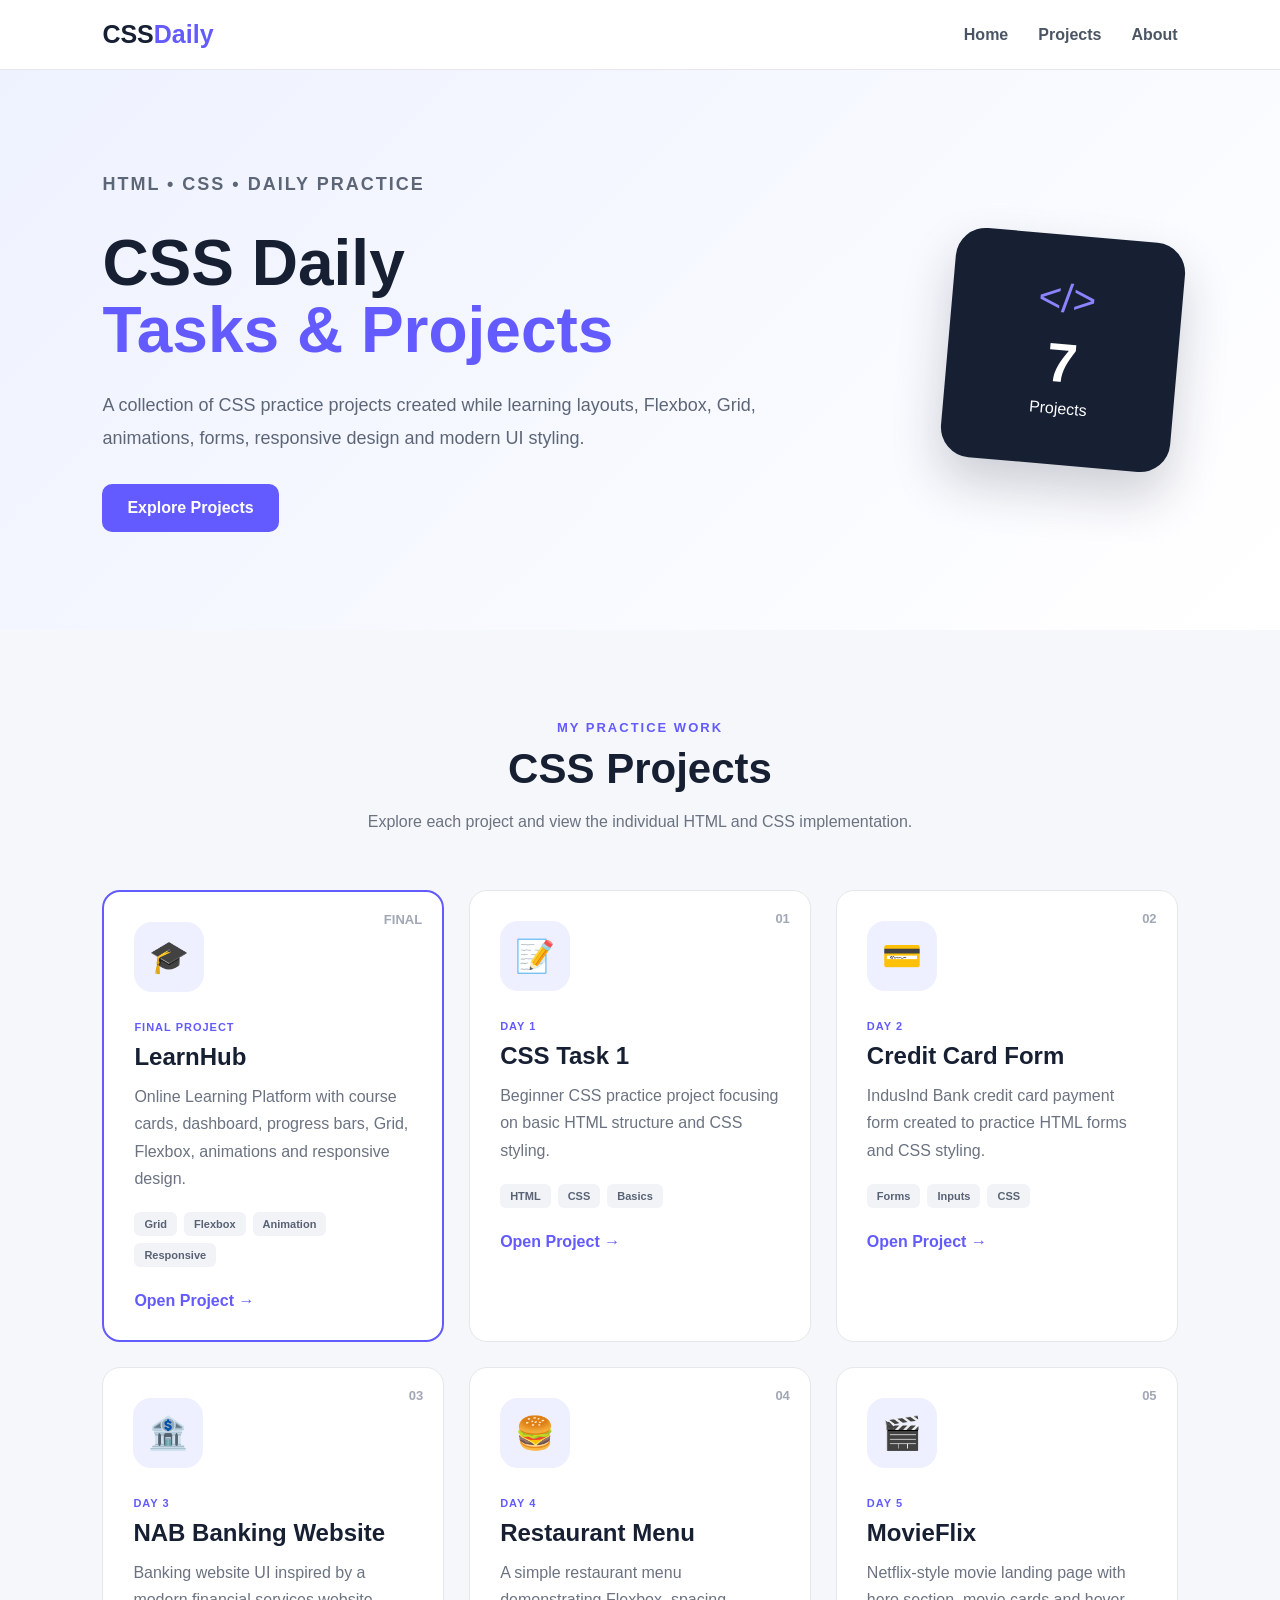
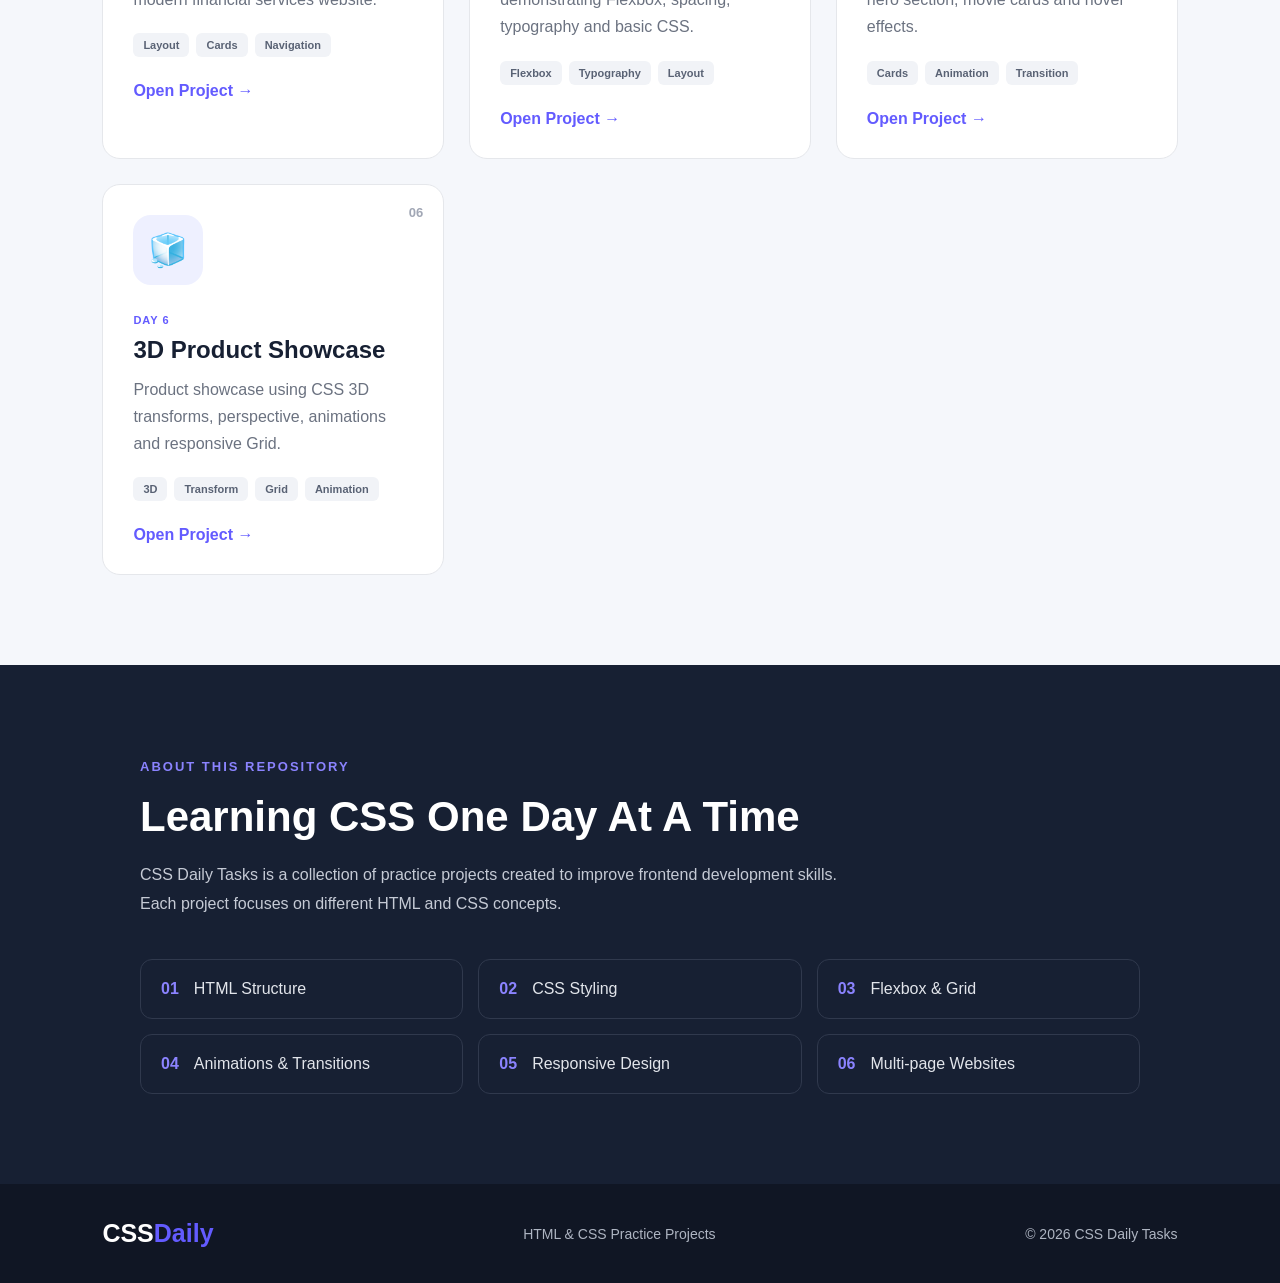
<file: index.html>
<!DOCTYPE html>

<html lang="en">

<head>
    <meta charset="UTF-8">
    <meta name="viewport" content="width=device-width, initial-scale=1.0">


<title>CSS Daily Tasks | Pravin Jasper</title>

<style>
    * {
  margin: 0;
  padding: 0;
  box-sizing: border-box;
  }

html {
scroll-behavior: smooth;
}

body {
font-family: Arial, Helvetica, sans-serif;
background: #f5f7fb;
color: #172033;
}

/* NAVBAR */

.navbar {
width: 100%;
padding: 20px 8%;
display: flex;
justify-content: space-between;
align-items: center;
background: #ffffff;
border-bottom: 1px solid #e5e7eb;
position: sticky;
top: 0;
z-index: 100;
}

.logo {
font-size: 25px;
font-weight: 800;
color: #172033;
}

.logo span {
color: #635bff;
}

.navbar nav {
display: flex;
gap: 30px;
}

.navbar nav a {
text-decoration: none;
color: #4b5563;
font-weight: 600;
transition: 0.3s;
}

.navbar nav a:hover {
color: #635bff;
}

/* HERO*/

.hero {
min-height: 560px;
padding: 80px 8%;
display: flex;
justify-content: space-between;
align-items: center;
gap: 60px;
background: linear-gradient(135deg, #eef2ff, #ffffff);
}

.hero-content {
max-width: 700px;
}

.small-title {
color: #635bff;
font-size: 14px;
font-weight: 800;
letter-spacing: 2px;
margin-bottom: 18px;
}

.hero h1 {
font-size: 64px;
line-height: 1.05;
margin-bottom: 25px;
}

.hero h1 span {
display: block;
color: #635bff;
}

.hero p {
font-size: 18px;
line-height: 1.8;
color: #5d6677;
margin-bottom: 30px;
}

.hero-btn {
display: inline-block;
padding: 15px 25px;
background: #635bff;
color: white;
text-decoration: none;
border-radius: 10px;
font-weight: bold;
transition: 0.3s;
}

.hero-btn:hover {
transform: translateY(-4px);
box-shadow: 0 12px 25px rgba(99, 91, 255, 0.25);
}

/* HERO BOX */

.hero-box {
min-width: 230px;
height: 230px;
border-radius: 30px;
background: #172033;
color: white;
display: flex;
flex-direction: column;
justify-content: center;
align-items: center;
box-shadow: 0 25px 50px rgba(23, 32, 51, 0.2);
transform: rotate(5deg);
transition: 0.4s;
}

.hero-box:hover {
transform: rotate(0deg) scale(1.05);
}

.code-symbol {
font-size: 40px;
color: #8b83ff;
margin-bottom: 10px;
}

.hero-box h2 {
font-size: 55px;
}

.hero-box p {
color: #ffffff;
margin: 0;
font-size: 16px;
}

/* PROJECT SECTION*/

.projects-section {
padding: 90px 8%;
}

.section-title {
text-align: center;
max-width: 700px;
margin: 0 auto 55px;
}

.section-title p {
color: #635bff;
font-size: 13px;
font-weight: bold;
letter-spacing: 2px;
margin-bottom: 10px;
}

.section-title h2 {
font-size: 42px;
margin-bottom: 15px;
}

.section-title span {
color: #6b7280;
line-height: 1.7;
}



.project-grid {
display: grid;
grid-template-columns: repeat(3, 1fr);
gap: 25px;
}

/*PROJECT CARD*/

.project-card {
background: white;
border-radius: 18px;
padding: 30px;
position: relative;
overflow: hidden;
border: 1px solid #e5e7eb;
transition: 0.35s;
}

.project-card:hover {
transform: translateY(-10px);
box-shadow: 0 20px 45px rgba(23, 32, 51, 0.12);
}

.project-card.featured {
border: 2px solid #635bff;
}

.project-number {
position: absolute;
top: 20px;
right: 20px;
font-size: 13px;
font-weight: bold;
color: #a1a7b5;
}

.project-icon {
width: 70px;
height: 70px;
border-radius: 18px;
background: #eef0ff;
display: flex;
justify-content: center;
align-items: center;
font-size: 32px;
margin-bottom: 25px;
}

.project-tag {
display: inline-block;
font-size: 11px;
font-weight: bold;
letter-spacing: 1px;
color: #635bff;
margin-bottom: 10px;
}

.project-content h3 {
font-size: 24px;
margin-bottom: 12px;
}

.project-content p {
color: #6b7280;
line-height: 1.7;
margin-bottom: 20px;
}

/* SKILLS */

.skills {
display: flex;
flex-wrap: wrap;
gap: 7px;
margin-bottom: 25px;
}

.skills span {
padding: 6px 10px;
background: #f1f3f7;
border-radius: 6px;
font-size: 11px;
font-weight: bold;
color: #596274;
}

/* PROJECT BUTTON */

.project-btn {
display: inline-block;
text-decoration: none;
color: #635bff;
font-weight: bold;
transition: 0.3s;
}

.project-btn:hover {
color: #3f37c9;
transform: translateX(5px);
}

/* ABOUT*/

.about {
padding: 90px 8%;
background: #172033;
color: white;
}

.about-content {
max-width: 1000px;
margin: auto;
}

.about-content > p:first-child {
color: #8b83ff;
font-size: 13px;
font-weight: bold;
letter-spacing: 2px;
margin-bottom: 15px;
}

.about h2 {
font-size: 42px;
margin-bottom: 20px;
}

.about-content > p {
color: #c5cad5;
line-height: 1.8;
max-width: 700px;
}

/* LEARNING LIST */

.learning-list {
margin-top: 40px;
display: grid;
grid-template-columns: repeat(3, 1fr);
gap: 15px;
}

.learning-list div {
padding: 20px;
border: 1px solid #30394d;
border-radius: 12px;
display: flex;
align-items: center;
gap: 15px;
}

.learning-list strong {
color: #8b83ff;
}

.learning-list span {
color: #e2e5eb;
}

/*FOOTER*/

footer {
padding: 35px 8%;
background: #101624;
color: #aeb5c2;
display: flex;
justify-content: space-between;
align-items: center;
gap: 20px;
}

footer .logo {
color: white;
}

footer p {
font-size: 14px;
}

/* RESPONSIVE DESIGN */

@media (max-width: 1000px) {


.hero h1 {
    font-size: 50px;
}

.project-grid {
    grid-template-columns: repeat(2, 1fr);
}

.learning-list {
    grid-template-columns: repeat(2, 1fr);
}


}

@media (max-width: 700px) {


.navbar {
    padding: 18px 5%;
}

.navbar nav {
    display: none;
}

.hero {
    padding: 70px 5%;
    flex-direction: column;
    text-align: center;
}

.hero h1 {
    font-size: 42px;
}

.hero p {
    font-size: 16px;
}

.hero-box {
    min-width: 190px;
    height: 190px;
}

.projects-section {
    padding: 70px 5%;
}

.section-title h2 {
    font-size: 34px;
}

.project-grid {
    grid-template-columns: 1fr;
}

.learning-list {
    grid-template-columns: 1fr;
}

.about {
    padding: 70px 5%;
}

.about h2 {
    font-size: 34px;
}

footer {
    flex-direction: column;
    text-align: center;
}


}

</style>


</head>

<body>


<!-- NAVBAR -->

<header class="navbar">

    <div class="logo">
        CSS<span>Daily</span>
    </div>

    <nav>
        <a href="#home">Home</a>
        <a href="#projects">Projects</a>
        <a href="#about">About</a>
    </nav>

</header>


<!-- HERO -->

<section class="hero" id="home">

    <div class="hero-content">

        <p class="small-title">HTML • CSS • DAILY PRACTICE</p>

        <h1>
            CSS Daily
            <span>Tasks & Projects</span>
        </h1>

        <p>
            A collection of CSS practice projects created while
            learning layouts, Flexbox, Grid, animations,
            forms, responsive design and modern UI styling.
        </p>

        <a href="#projects" class="hero-btn">
            Explore Projects
        </a>

    </div>

    <div class="hero-box">

        <div class="code-symbol">&lt;/&gt;</div>

        <h2>7</h2>

        <p>Projects</p>

    </div>

</section>


<!-- PROJECTS -->

<main id="projects">

    <section class="projects-section">

        <div class="section-title">

            <p>MY PRACTICE WORK</p>

            <h2>CSS Projects</h2>

            <span>
                Explore each project and view the individual
                HTML and CSS implementation.
            </span>

        </div>


        <div class="project-grid">


            <!-- FINAL PROJECT -->

            <article class="project-card featured">

                <div class="project-number">
                    FINAL
                </div>

                <div class="project-icon">
                    🎓
                </div>

                <div class="project-content">

                    <span class="project-tag">
                        FINAL PROJECT
                    </span>

                    <h3>LearnHub</h3>

                    <p>
                        Online Learning Platform with course cards,
                        dashboard, progress bars, Grid, Flexbox,
                        animations and responsive design.
                    </p>

                    <div class="skills">
                        <span>Grid</span>
                        <span>Flexbox</span>
                        <span>Animation</span>
                        <span>Responsive</span>
                    </div>

                    <a
                        href="CSS-DAILY-TASKS/Css_Final_Project/index.html"
                        class="project-btn">
                        Open Project →
                    </a>

                </div>

            </article>


            <!-- DAY 1 -->

            <article class="project-card">

                <div class="project-number">
                    01
                </div>

                <div class="project-icon">
                    📝
                </div>

                <div class="project-content">

                    <span class="project-tag">
                        DAY 1
                    </span>

                    <h3>CSS Task 1</h3>

                    <p>
                        Beginner CSS practice project focusing on
                        basic HTML structure and CSS styling.
                    </p>

                    <div class="skills">
                        <span>HTML</span>
                        <span>CSS</span>
                        <span>Basics</span>
                    </div>

                    <a
                        href="CSS-DAILY-TASKS/day_1_css_task_1/index.html"
                        class="project-btn">
                        Open Project →
                    </a>

                </div>

            </article>


            <!-- DAY 2 -->

            <article class="project-card">

                <div class="project-number">
                    02
                </div>

                <div class="project-icon">
                    💳
                </div>

                <div class="project-content">

                    <span class="project-tag">
                        DAY 2
                    </span>

                    <h3>Credit Card Form</h3>

                    <p>
                        IndusInd Bank credit card payment form
                        created to practice HTML forms and CSS styling.
                    </p>

                    <div class="skills">
                        <span>Forms</span>
                        <span>Inputs</span>
                        <span>CSS</span>
                    </div>

                    <a
                        href="CSS-DAILY-TASKS/day_2_css_task_2/index.html"
                        class="project-btn">
                        Open Project →
                    </a>

                </div>

            </article>


            <!-- DAY 3 -->

            <article class="project-card">

                <div class="project-number">
                    03
                </div>

                <div class="project-icon">
                    🏦
                </div>

                <div class="project-content">

                    <span class="project-tag">
                        DAY 3
                    </span>

                    <h3>NAB Banking Website</h3>

                    <p>
                        Banking website UI inspired by a modern
                        financial services website.
                    </p>

                    <div class="skills">
                        <span>Layout</span>
                        <span>Cards</span>
                        <span>Navigation</span>
                    </div>

                    <a
                        href="CSS-DAILY-TASKS/day_3_css_task_3/index.html"
                        class="project-btn">
                        Open Project →
                    </a>

                </div>

            </article>


            <!-- DAY 4 -->

            <article class="project-card">

                <div class="project-number">
                    04
                </div>

                <div class="project-icon">
                    🍔
                </div>

                <div class="project-content">

                    <span class="project-tag">
                        DAY 4
                    </span>

                    <h3>Restaurant Menu</h3>

                    <p>
                        A simple restaurant menu demonstrating
                        Flexbox, spacing, typography and basic CSS.
                    </p>

                    <div class="skills">
                        <span>Flexbox</span>
                        <span>Typography</span>
                        <span>Layout</span>
                    </div>

                    <a
                        href="CSS-DAILY-TASKS/day_4_css_task_4/index.html"
                        class="project-btn">
                        Open Project →
                    </a>

                </div>

            </article>


            <!-- DAY 5 -->

            <article class="project-card">

                <div class="project-number">
                    05
                </div>

                <div class="project-icon">
                    🎬
                </div>

                <div class="project-content">

                    <span class="project-tag">
                        DAY 5
                    </span>

                    <h3>MovieFlix</h3>

                    <p>
                        Netflix-style movie landing page with
                        hero section, movie cards and hover effects.
                    </p>

                    <div class="skills">
                        <span>Cards</span>
                        <span>Animation</span>
                        <span>Transition</span>
                    </div>

                    <a
                        href="CSS-DAILY-TASKS/day_5_css_task_5/index.html"
                        class="project-btn">
                        Open Project →
                    </a>

                </div>

            </article>


            <!-- DAY 6 -->

            <article class="project-card">

                <div class="project-number">
                    06
                </div>

                <div class="project-icon">
                    🧊
                </div>

                <div class="project-content">

                    <span class="project-tag">
                        DAY 6
                    </span>

                    <h3>3D Product Showcase</h3>

                    <p>
                        Product showcase using CSS 3D transforms,
                        perspective, animations and responsive Grid.
                    </p>

                    <div class="skills">
                        <span>3D</span>
                        <span>Transform</span>
                        <span>Grid</span>
                        <span>Animation</span>
                    </div>

                    <a
                        href="CSS-DAILY-TASKS/day_6_css_task_6/index.html"
                        class="project-btn">
                        Open Project →
                    </a>

                </div>

            </article>


        </div>

    </section>


    <!-- ABOUT -->

    <section class="about" id="about">

        <div class="about-content">

            <p>ABOUT THIS REPOSITORY</p>

            <h2>Learning CSS One Day At A Time</h2>

            <p>
                CSS Daily Tasks is a collection of practice projects
                created to improve frontend development skills.
                Each project focuses on different HTML and CSS concepts.
            </p>

            <div class="learning-list">

                <div>
                    <strong>01</strong>
                    <span>HTML Structure</span>
                </div>

                <div>
                    <strong>02</strong>
                    <span>CSS Styling</span>
                </div>

                <div>
                    <strong>03</strong>
                    <span>Flexbox & Grid</span>
                </div>

                <div>
                    <strong>04</strong>
                    <span>Animations & Transitions</span>
                </div>

                <div>
                    <strong>05</strong>
                    <span>Responsive Design</span>
                </div>

                <div>
                    <strong>06</strong>
                    <span>Multi-page Websites</span>
                </div>

            </div>

        </div>

    </section>

</main>


<!-- FOOTER -->

<footer>

    <div class="logo">
        CSS<span>Daily</span>
    </div>

    <p>
        HTML & CSS Practice Projects
    </p>

    <p>
        © 2026 CSS Daily Tasks
    </p>

</footer>


</body>
</html>
</file>
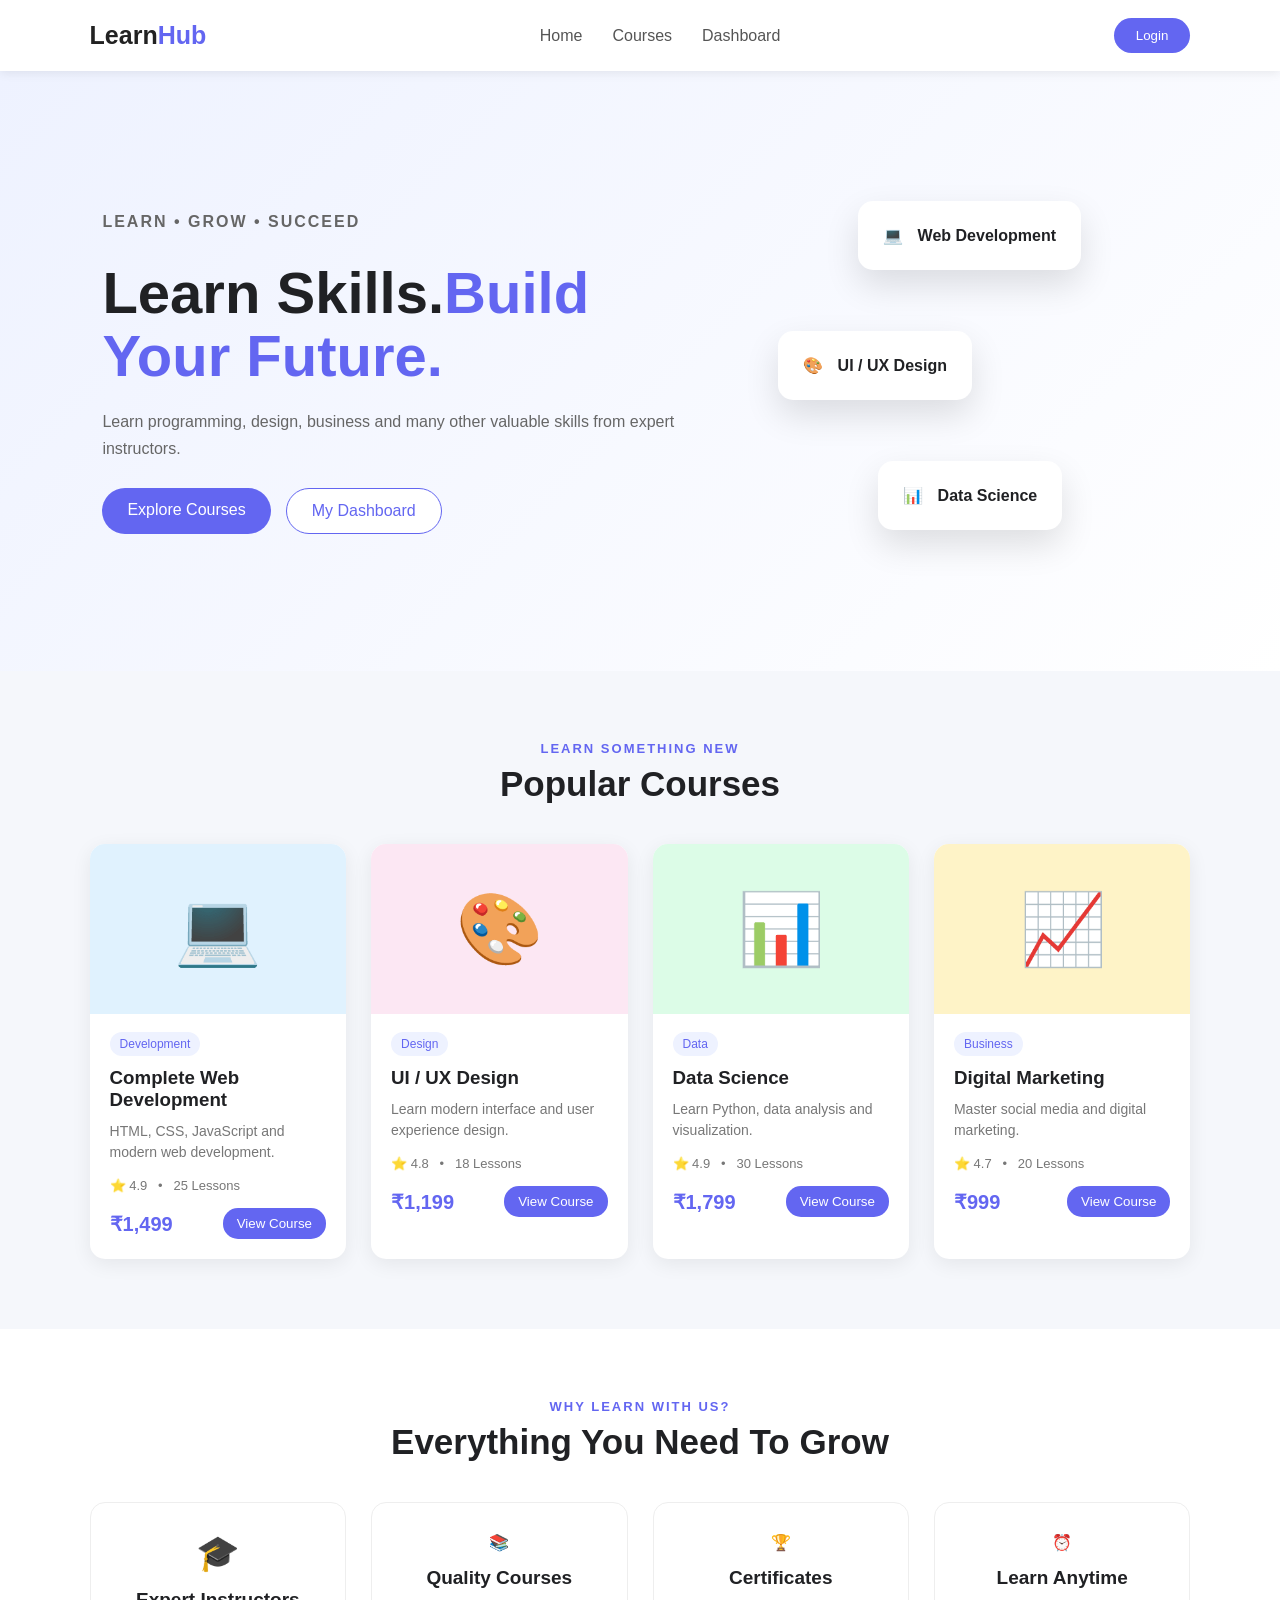
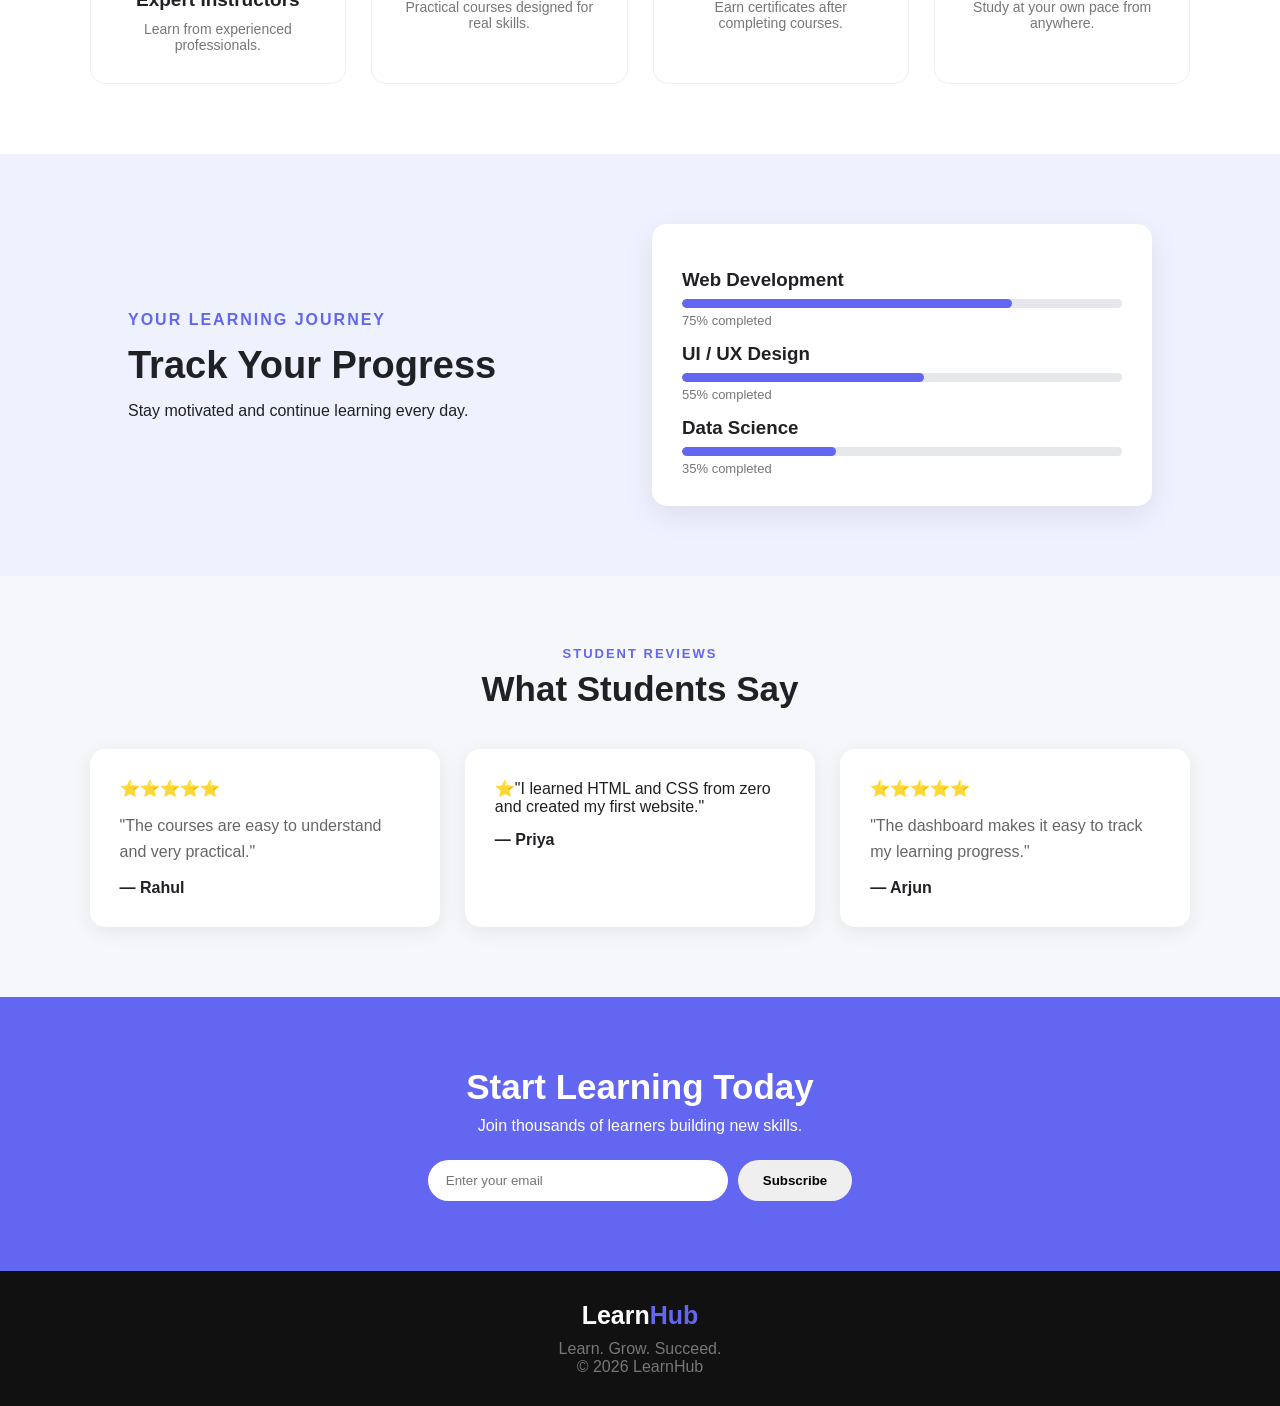
<file: CSS-DAILY-TASKS/Css_Final_Project/index.html>
<!DOCTYPE html>
<html lang="en">

<head>
    <meta charset="UTF-8">
    <meta name="viewport" content="width=device-width, initial-scale=1.0">

    <title>LearnHub - Online Learning</title>

    <link rel="stylesheet" href="style.css">
</head>

<body>

    <!-- NAVBAR -->

    <header class="navbar">

        <div class="logo">
            Learn<span>Hub</span>
        </div>

        <nav>
            <a href="index.html">Home</a>
            <a href="courses.html">Courses</a>
            <a href="dashboard.html">Dashboard</a>
            
        </nav>

        <button class="login-btn"> Login</button>

    </header>


    <!-- SECTION 1 : HERO -->

    <section class="hero">

        <div class="hero-content">

            <p class="hero-small">LEARN • GROW • SUCCEED</p>

            <h1>Learn Skills.<span>Build Your Future.</span></h1>

            <p>Learn programming, design, business and many other valuable skills from expert instructors.</p>

            <div class="hero-buttons">

                <a href="courses.html" class="primary-btn">Explore Courses</a>

                <a href="dashboard.html" class="secondary-btn">My Dashboard </a>

            </div>

        </div>


        <div class="hero-card">

            <div class="floating-card card-one">💻 <strong>Web Development</strong> </div>

            <div class="floating-card card-two">🎨<strong>UI / UX Design</strong> </div>

            <div class="floating-card card-three">📊<strong>Data Science</strong> </div>

        </div>

    </section>


    <!-- SECTION 2 : POPULAR COURSES -->

    <section class="section">

        <div class="section-heading">

            <p>LEARN SOMETHING NEW</p>

            <h2>Popular Courses</h2>

        </div>


        <div class="course-grid">


            <div class="course-card">

                <div class="course-image web">💻</div>

                <div class="course-content">

                    <span class="tag">Development</span>

                    <h3> Complete Web Development </h3>

                    <p> HTML, CSS, JavaScript and modern web development.</p>

                    <div class="course-info">⭐ 4.9 &nbsp; • &nbsp; 25 Lessons </div>

                    <div class="course-bottom">
                        <strong>₹1,499</strong>
                        <button>View Course</button>
                    </div>

                </div>

            </div>


            <div class="course-card">

                <div class="course-image design">🎨</div>

                <div class="course-content">

                    <span class="tag">Design</span>

                    <h3>UI / UX Design</h3>

                    <p>Learn modern interface and user experience design.</p>

                    <div class="course-info">⭐ 4.8 &nbsp; • &nbsp; 18 Lessons </div>

                    <div class="course-bottom">
                        <strong>₹1,199</strong>
                        <button>View Course</button>
                    </div>

                </div>

            </div>


            <div class="course-card">

                <div class="course-image data">📊 </div>

                <div class="course-content">

                    <span class="tag"> Data </span>

                    <h3>Data Science</h3>

                    <p>Learn Python, data analysis and visualization.</p>

                    <div class="course-info">⭐ 4.9 &nbsp; • &nbsp; 30 Lessons</div>

                    <div class="course-bottom">
                        <strong>₹1,799</strong>
                        <button>View Course</button>
                    </div>

                </div>

            </div>


            <div class="course-card">

                <div class="course-image business"> 📈  </div>

                <div class="course-content">

                    <span class="tag">Business</span>

                    <h3>Digital Marketing</h3>

                    <p>Master social media and digital marketing.</p>

                    <div class="course-info">⭐ 4.7 &nbsp; • &nbsp; 20 Lessons</div>

                    <div class="course-bottom">
                        <strong>₹999</strong>
                        <button>View Course</button>
                    </div>

                </div>

            </div>

        </div>

    </section>


    <!-- SECTION 3 : WHY LEARN -->

    <section class="why">

        <div class="section-heading">

            <p>WHY LEARN WITH US?</p>

            <h2>Everything You Need To Grow</h2>

        </div>


        <div class="features">

            <div class="feature">
                🎓
                <h3>Expert Instructors</h3>
                <p>Learn from experienced professionals.</p>
            </div>


            <div class="feature">
                📚
                <h3>Quality Courses</h3>
                <p>Practical courses designed for real skills.</p>
            </div>


            <div class="feature">
                🏆
                <h3>Certificates</h3>
                <p>Earn certificates after completing courses.</p>
            </div>


            <div class="feature">
                ⏰
                <h3>Learn Anytime</h3>
                <p>Study at your own pace from anywhere.</p>
            </div>

        </div>

    </section>


    <!-- SECTION 4 : PROGRESS -->

    <section class="progress-section">

        <div>

            <p class="hero-small">YOUR LEARNING JOURNEY</p>

            <h2>Track Your Progress</h2>

            <p>Stay motivated and continue learning every day.</p>

        </div>


        <div class="progress-card">

            <h3> Web Development</h3>

            <div class="progress-bar">
                <div class="progress web-progress"></div>
            </div>

            <p>75% completed</p>


            <h3> UI / UX Design</h3>

            <div class="progress-bar">
                <div class="progress design-progress"></div>
            </div>

            <p>55% completed</p>


            <h3>Data Science</h3>

            <div class="progress-bar">
                <div class="progress data-progress"></div>
            </div>

            <p>35% completed</p>

        </div>

    </section>


    <!-- SECTION 5 : REVIEWS -->

    <section class="section">

        <div class="section-heading">

            <p>STUDENT REVIEWS</p>

            <h2> What Students Say</h2>

        </div>


        <div class="review-grid">

            <div class="review">
                ⭐⭐⭐⭐⭐
                <p>"The courses are easy to understand and very practical." </p>
                <strong>— Rahul</strong>
            </div>


            <div class="review">
                ⭐"I learned HTML and CSS from zero and  created my first website." </p>
                <strong>— Priya</strong>
            </div>


            <div class="review">
                ⭐⭐⭐⭐⭐
                <p>  "The dashboard makes it easy to track my learning progress."</p>
                <strong>— Arjun</strong>
            </div>

        </div>

    </section>


    <!-- SECTION 6 : NEWSLETTER -->

    <section class="newsletter">

        <h2>Start Learning Today </h2>

        <p> Join thousands of learners building new skills. </p>

        <div class="subscribe">

            <input type="email" placeholder="Enter your email">

            <button>Subscribe</button>

        </div>

    </section>


    <!-- FOOTER -->

    <footer>

        <div class="logo"> Learn<span>Hub</span></div>

        <p>Learn. Grow. Succeed.</p>

        <p>© 2026 LearnHub</p>

    </footer>

</body>
</html>
</file>
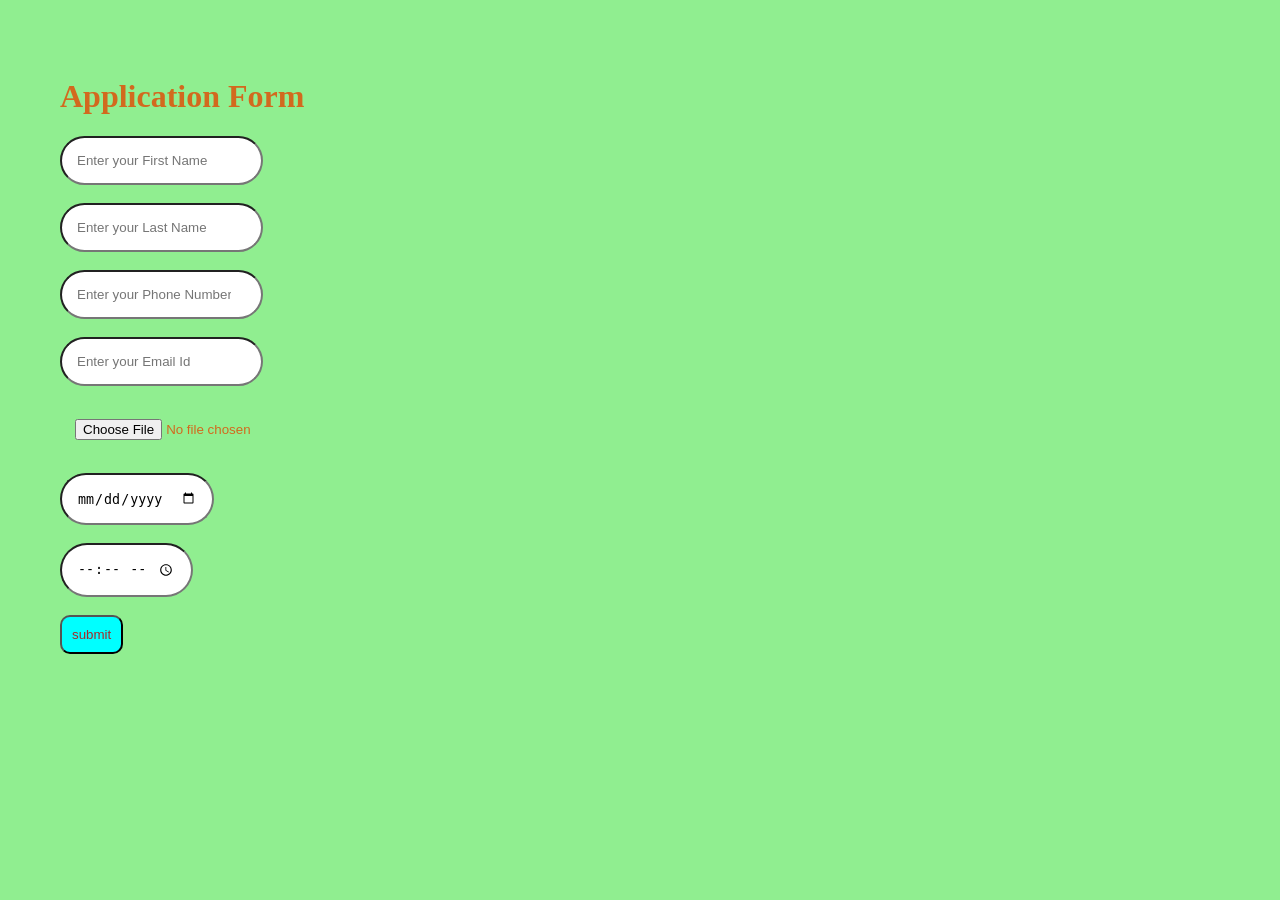
<file: CSS-DAILY-TASKS/day_1_css_task_1/index.html>
<html>
<head>
<title>form</title>
<link rel="stylesheet" href="style.css">
</head>
	<body>
		<form>
		<div class="one">
			<h1> Application Form</h1>
<input type="text" id="fname" name="fname" placeholder="Enter your First Name"><br><br>
<input type="text" id="lname" name="lname" placeholder="Enter your Last Name"><br><br>
<input type="number" id="phone" name="phone" placeholder="Enter your Phone Number"><br><br>
<input type="email" id="emailid" name="emailid" placeholder="Enter your Email Id" required><br><br>
<input type="file" id="upload" name="upload" placeholder="Enter your File Upload"><br><br>
<input type="date" id="date" name="date" placeholder="Enter your Date"><br><br>
<input type="time" id="time" name="time" placeholder="Enter your Time"><br><br>
<button>submit</button>

</div>
		</form>
	</body>
	</html>
</file>
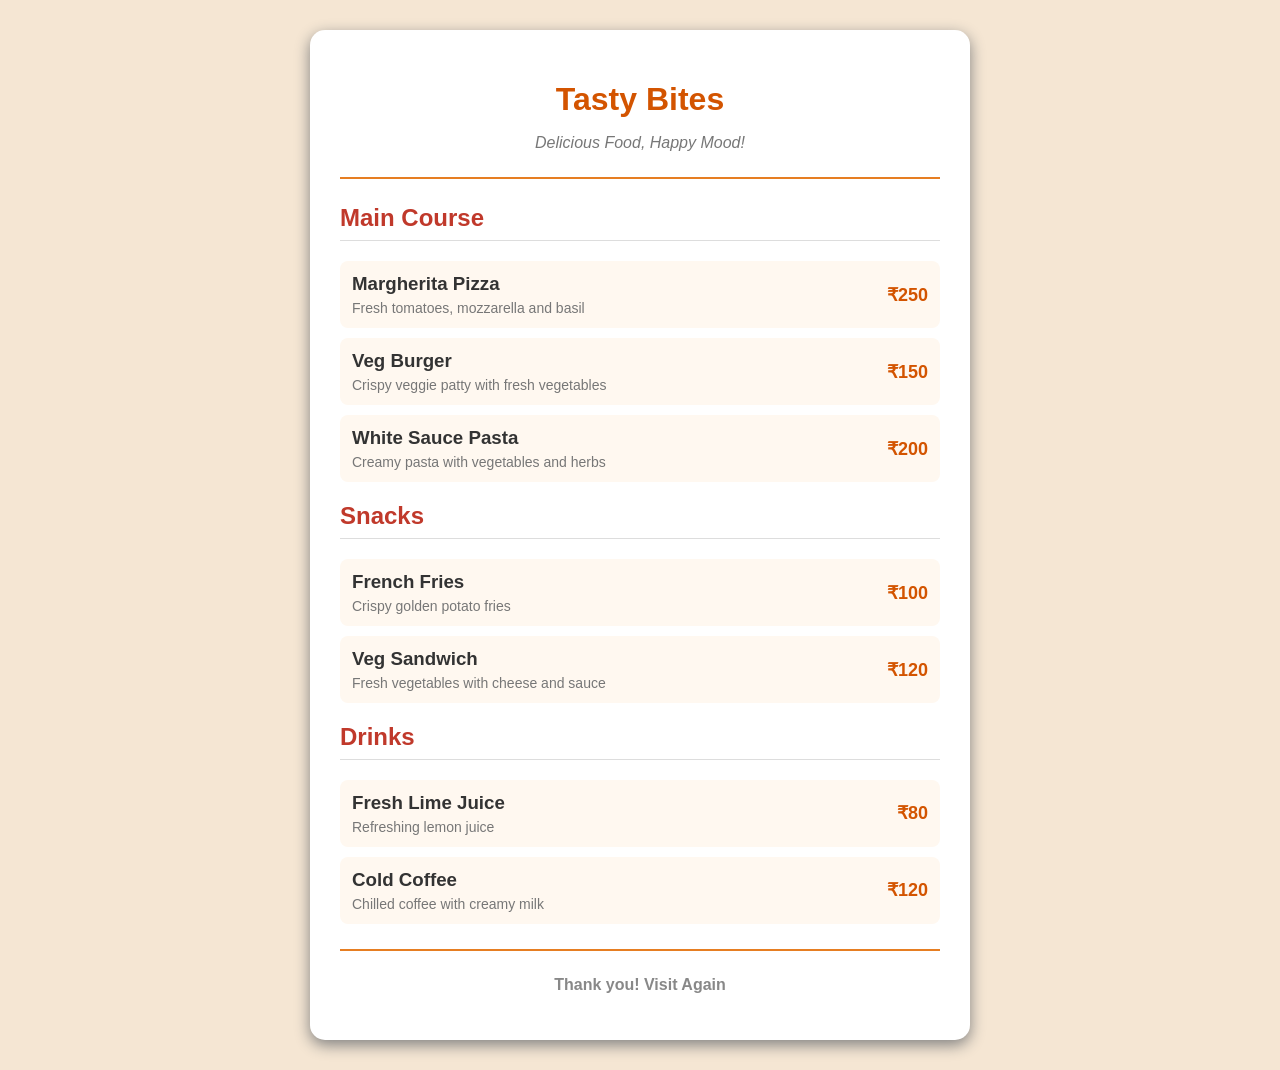
<file: CSS-DAILY-TASKS/day_4_css_task_4/index.html>
<!DOCTYPE html>
<html>
<head>
    <title>Restaurant Menu</title>
    <link rel="stylesheet" href="style.css">
</head>

<body>
    <div class="menu">
        <h1> Tasty Bites</h1>
        <p class="subtitle">Delicious Food, Happy Mood!</p>
        <hr>
        <h2> Main Course</h2>

        <div class="food">
            <div>
                <h3>Margherita Pizza</h3>
                <p>Fresh tomatoes, mozzarella and basil</p>
            </div>
            <span>₹250</span>
        </div>

        <div class="food">
            <div>
                <h3>Veg Burger</h3>
                <p>Crispy veggie patty with fresh vegetables</p>
            </div>
            <span>₹150</span>
        </div>

        <div class="food">
            <div>
                <h3>White Sauce Pasta</h3>
                <p>Creamy pasta with vegetables and herbs</p>
            </div>
            <span>₹200</span>
        </div>

        <h2> Snacks</h2>

        <div class="food">
            <div>
                <h3>French Fries</h3>
                <p>Crispy golden potato fries</p>
            </div>
            <span>₹100</span>
        </div>

        <div class="food">
            <div>
                <h3>Veg Sandwich</h3>
                <p>Fresh vegetables with cheese and sauce</p>
            </div>
            <span>₹120</span>
        </div>

        <h2> Drinks</h2>

        <div class="food">
            <div>
                <h3>Fresh Lime Juice</h3>
                <p>Refreshing lemon juice</p>
            </div>
            <span>₹80</span>
        </div>

        <div class="food">
            <div>
                <h3>Cold Coffee</h3>
                <p>Chilled coffee with creamy milk</p>
            </div>
            <span>₹120</span>
        </div>
        <hr>
        <p class="footer">Thank you! Visit Again </p>
    </div>

</body>
</html>
</file>
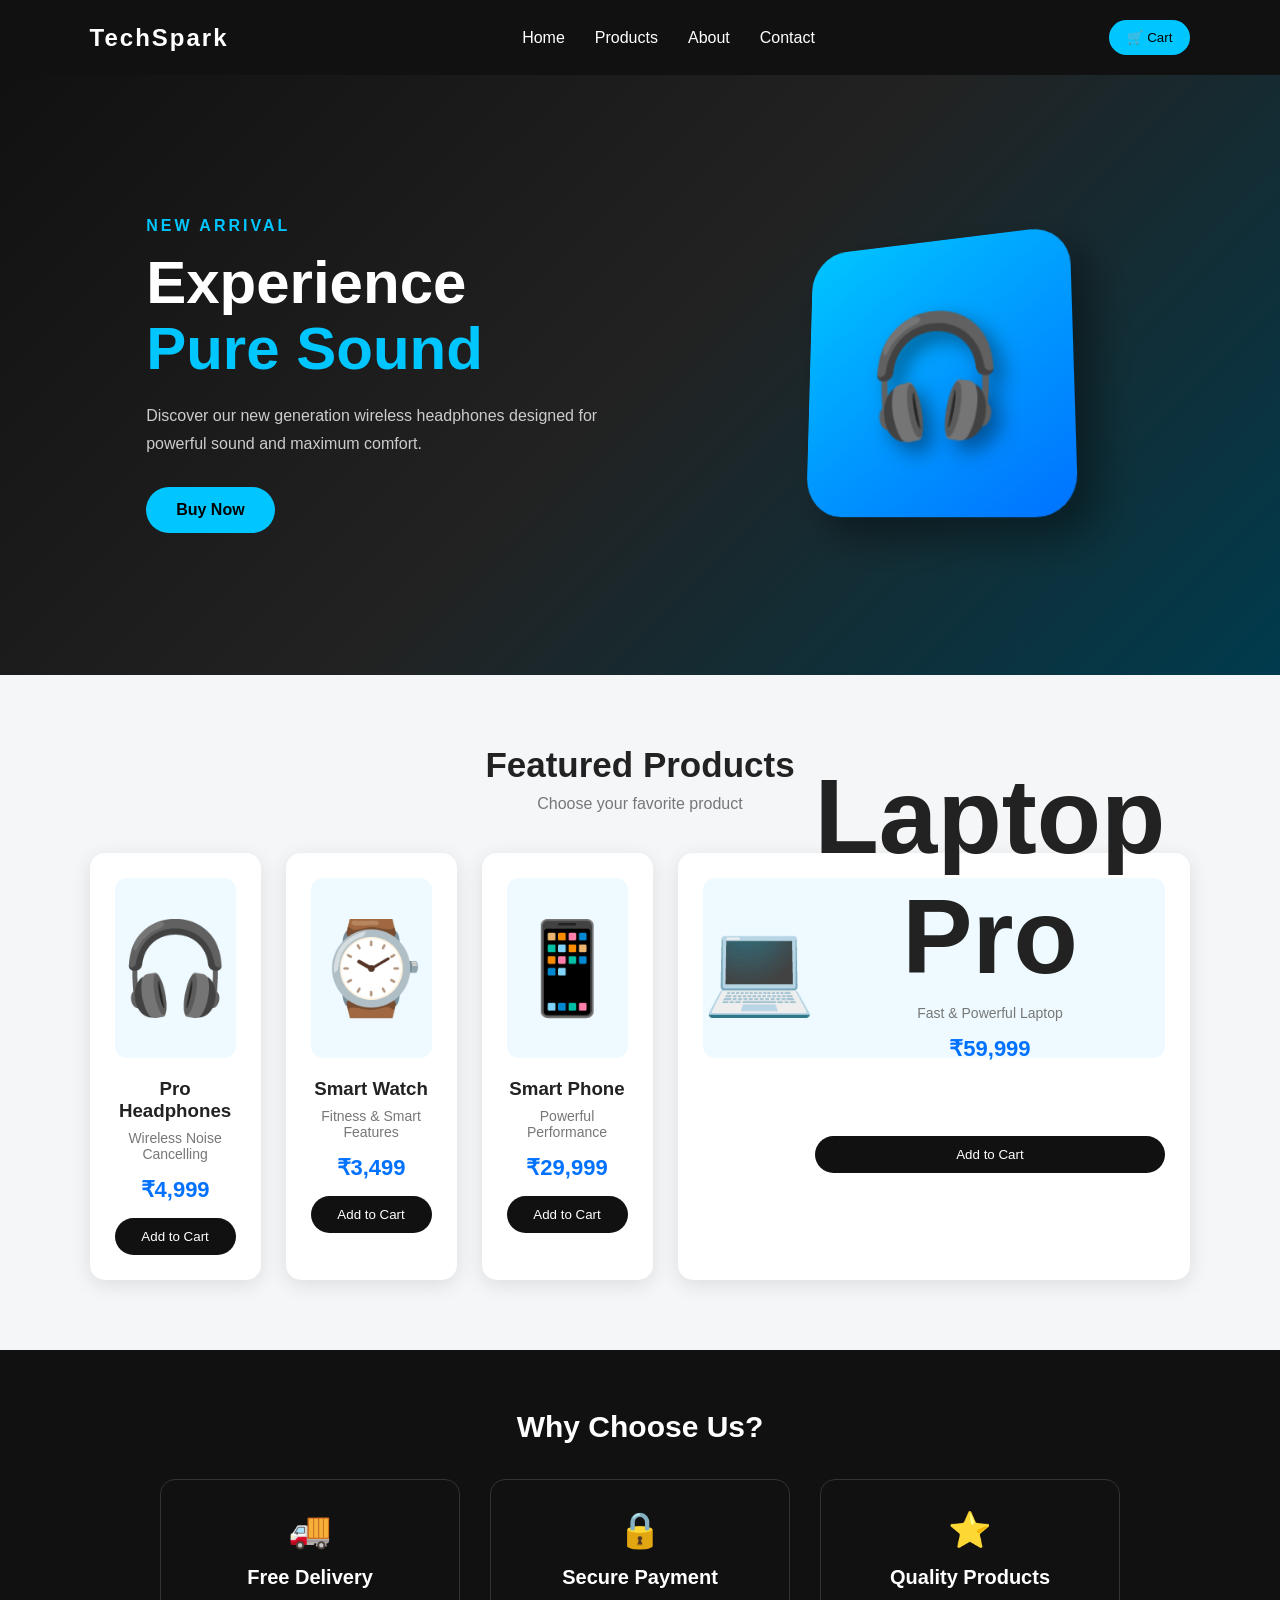
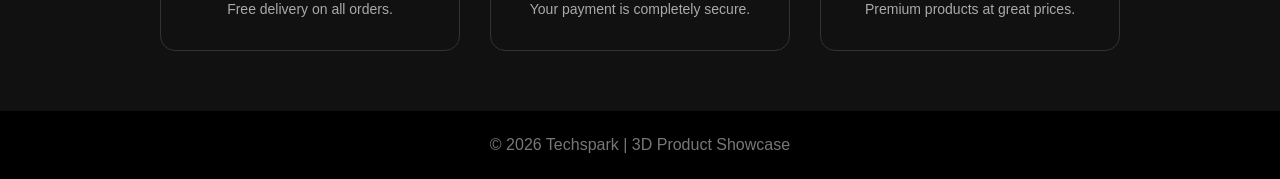
<file: CSS-DAILY-TASKS/day_6_css_task_6/index.html>
<!DOCTYPE html>
<html lang="en">

<head>
    <meta charset="UTF-8">

    <!-- Responsive design -->
    <meta name="viewport" content="width=device-width, initial-scale=1.0">

    <title>3D Product Showcase</title>

    <link rel="stylesheet" href="style.css">
</head>

<body>

    <!-- NAVBAR -->

    <header class="navbar">

        <div class="logo"> TechSpark  </div>

        <nav>
            <a href="#">Home</a>
            <a href="#">Products</a>
            <a href="#">About</a>
            <a href="#">Contact</a>
        </nav>

        <button class="cart-btn"> 🛒 Cart  </button>

    </header>


    <!-- HERO SECTION -->

    <section class="hero">

        <div class="hero-text">
            <p class="subtitle"> NEW ARRIVAL   </p>
            <h1>   Experience<br> <span>Pure Sound</span>  </h1>
            <p class="description">  Discover our new generation wireless headphones
                designed for powerful sound and maximum comfort.  </p>
            <button class="buy-btn">   Buy Now  </button>
        </div>

        <div class="product-scene">
            <div class="product">
                <div class="headphone"> 🎧 </div>
            </div>
        </div>

    </section>


    <!-- PRODUCT SECTION  -->

    <section class="products">
        <h2>Featured Products</h2>
        <p class="section-text"> Choose your favorite product     </p>

        <div class="product-grid">
            <div class="product-card">
                <div class="card-image">  🎧  </div>

                <h3>  Pro Headphones   </h3>

                <p>  Wireless Noise Cancelling  </p>

                <div class="price">  ₹4,999  </div>

                <button>  Add to Cart  </button>
            </div>

            <div class="product-card">
                <div class="card-image">  ⌚  </div>
                <h3> Smart Watch </h3>

                <p>  Fitness & Smart Features  </p>

                <div class="price">  ₹3,499     </div>

                <button>  Add to Cart   </button>
            </div>

            <div class="product-card">

                <div class="card-image"> 📱   </div>

                <h3>Smart Phone</h3>

                <p>  Powerful Performance </p>

                <div class="price"> ₹29,999  </div>

                <button> Add to Cart  </button>

            </div>
            <!-- Product 4 -->
            <div class="product-card">
                <div class="card-image">💻<div>

                <h3>Laptop Pro</h3>

                <p>Fast & Powerful Laptop </p>

                <div class="price"> ₹59,999 </div>

                <button> Add to Cart </button>
            </div>

        </div>
    </section>


    <!-- FEATURES -->

    <section class="features">
        <h2>Why Choose Us?</h2>
        <div class="feature-container">

            <div class="feature">
                🚚
                <h3>Free Delivery</h3>
                <p>Free delivery on all orders.</p>
            </div>

            <div class="feature">
                🔒
                <h3>Secure Payment</h3>
                <p>Your payment is completely secure.</p>
            </div>

            <div class="feature">
                ⭐
                <h3>Quality Products</h3>
                <p>Premium products at great prices.</p>
            </div>

        </div>
    </section>


    <!-- FOOTER -->

    <footer>
        <p>© 2026 Techspark | 3D Product Showcase </p>

    </footer>

</body>

</html>
</file>
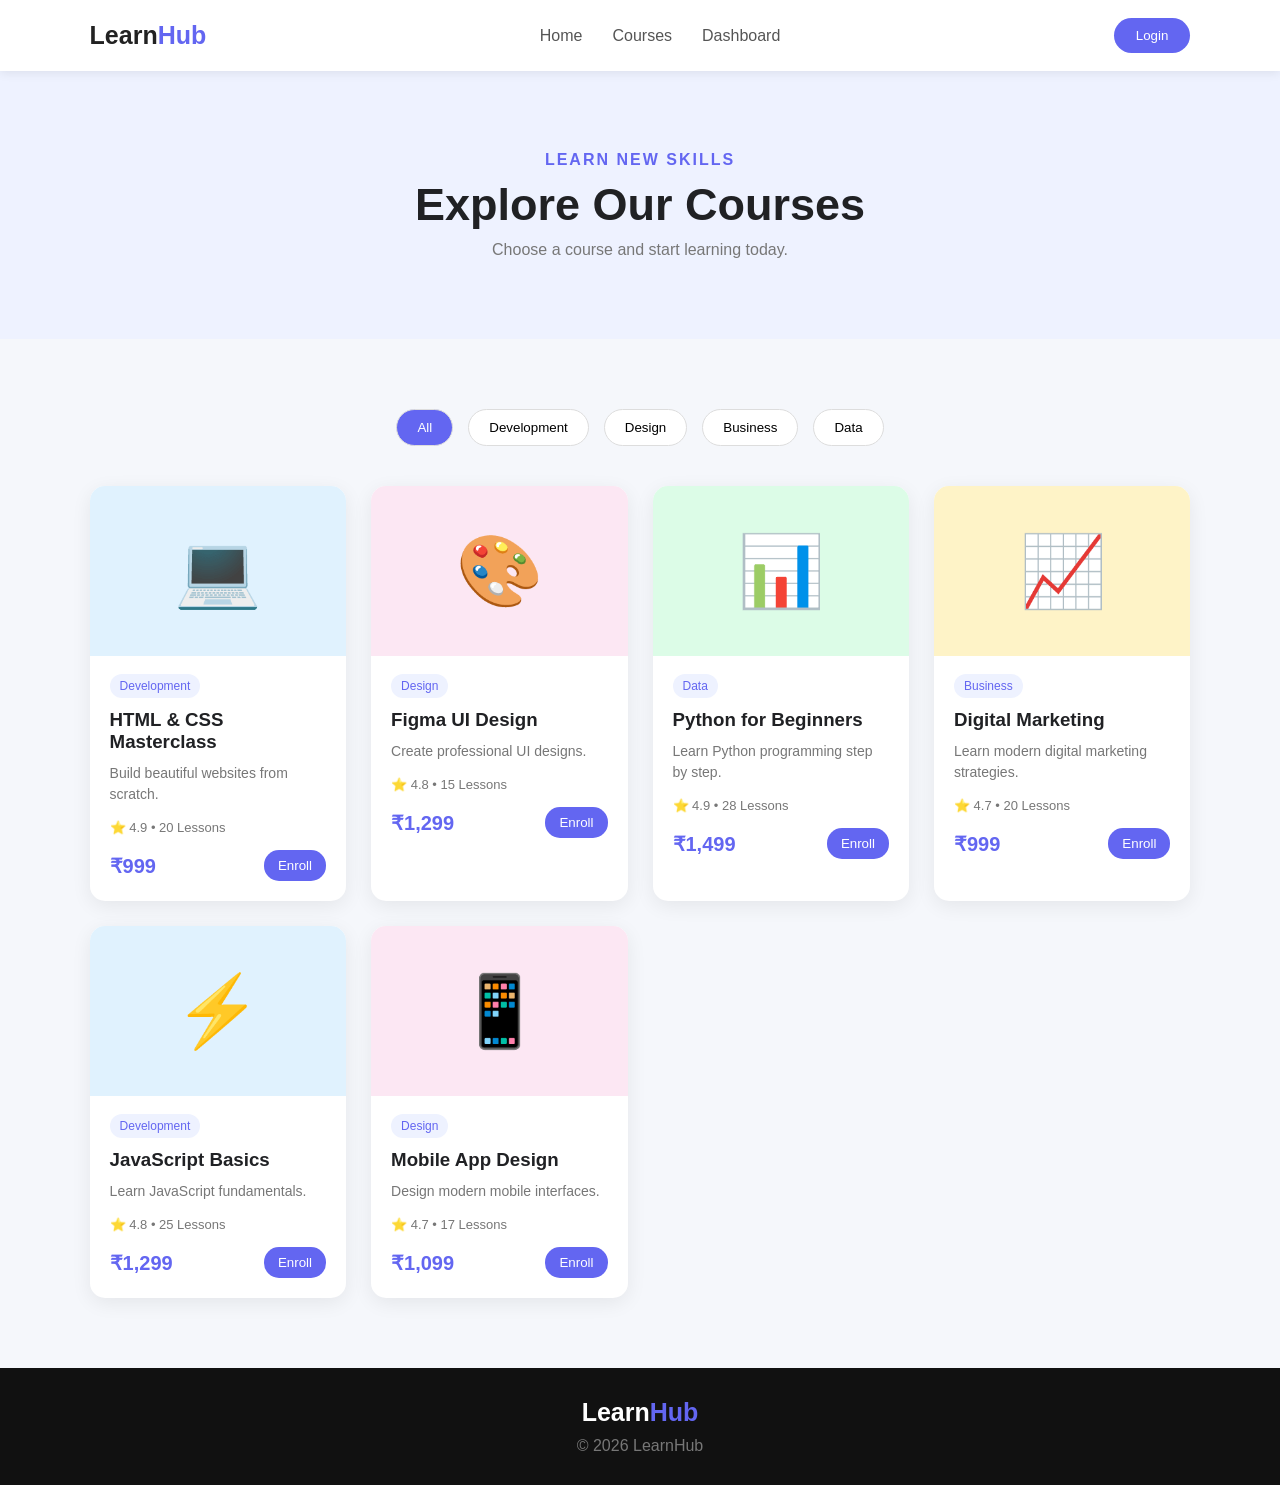
<file: CSS-DAILY-TASKS/Css_Final_Project/courses.html>
<!DOCTYPE html>
<html lang="en">

<head>

    <meta charset="UTF-8">

    <meta
        name="viewport"
        content="width=device-width, initial-scale=1.0"
    >

    <title>LearnHub - Courses</title>

    <link rel="stylesheet" href="style.css">

</head>

<body>


    <header class="navbar">

        <div class="logo">
            Learn<span>Hub</span>
        </div>

        <nav>
            <a href="index.html">Home</a>
            <a href="courses.html">Courses</a>
            <a href="dashboard.html">Dashboard</a>
            
        </nav>

        <button class="login-btn">
            Login
        </button>

    </header>


    <section class="page-header">

        <p>
            LEARN NEW SKILLS
        </p>

        <h1>
            Explore Our Courses
        </h1>

        <span>
            Choose a course and start learning today.
        </span>

    </section>


    <section class="section">

        <div class="filter">

            <button class="active">
                All
            </button>

            <button>
                Development
            </button>

            <button>
                Design
            </button>

            <button>
                Business
            </button>

            <button>
                Data
            </button>

        </div>


        <div class="course-grid">


            <div class="course-card">

                <div class="course-image web">
                    💻
                </div>

                <div class="course-content">

                    <span class="tag">
                        Development
                    </span>

                    <h3>
                        HTML & CSS Masterclass
                    </h3>

                    <p>
                        Build beautiful websites from scratch.
                    </p>

                    <div class="course-info">
                        ⭐ 4.9 • 20 Lessons
                    </div>

                    <div class="course-bottom">
                        <strong>₹999</strong>
                        <button>Enroll</button>
                    </div>

                </div>

            </div>


            <div class="course-card">

                <div class="course-image design">
                    🎨
                </div>

                <div class="course-content">

                    <span class="tag">
                        Design
                    </span>

                    <h3>
                        Figma UI Design
                    </h3>

                    <p>
                        Create professional UI designs.
                    </p>

                    <div class="course-info">
                        ⭐ 4.8 • 15 Lessons
                    </div>

                    <div class="course-bottom">
                        <strong>₹1,299</strong>
                        <button>Enroll</button>
                    </div>

                </div>

            </div>


            <div class="course-card">

                <div class="course-image data">
                    📊
                </div>

                <div class="course-content">

                    <span class="tag">
                        Data
                    </span>

                    <h3>
                        Python for Beginners
                    </h3>

                    <p>
                        Learn Python programming step by step.
                    </p>

                    <div class="course-info">
                        ⭐ 4.9 • 28 Lessons
                    </div>

                    <div class="course-bottom">
                        <strong>₹1,499</strong>
                        <button>Enroll</button>
                    </div>

                </div>

            </div>


            <div class="course-card">

                <div class="course-image business">
                    📈
                </div>

                <div class="course-content">

                    <span class="tag">
                        Business
                    </span>

                    <h3>
                        Digital Marketing
                    </h3>

                    <p>
                        Learn modern digital marketing strategies.
                    </p>

                    <div class="course-info">
                        ⭐ 4.7 • 20 Lessons
                    </div>

                    <div class="course-bottom">
                        <strong>₹999</strong>
                        <button>Enroll</button>
                    </div>

                </div>

            </div>


            <div class="course-card">

                <div class="course-image web">
                    ⚡
                </div>

                <div class="course-content">

                    <span class="tag">
                        Development
                    </span>

                    <h3>
                        JavaScript Basics
                    </h3>

                    <p>
                        Learn JavaScript fundamentals.
                    </p>

                    <div class="course-info">
                        ⭐ 4.8 • 25 Lessons
                    </div>

                    <div class="course-bottom">
                        <strong>₹1,299</strong>
                        <button>Enroll</button>
                    </div>

                </div>

            </div>


            <div class="course-card">

                <div class="course-image design">
                    📱
                </div>

                <div class="course-content">

                    <span class="tag">
                        Design
                    </span>

                    <h3>
                        Mobile App Design
                    </h3>

                    <p>
                        Design modern mobile interfaces.
                    </p>

                    <div class="course-info">
                        ⭐ 4.7 • 17 Lessons
                    </div>

                    <div class="course-bottom">
                        <strong>₹1,099</strong>
                        <button>Enroll</button>
                    </div>

                </div>

            </div>

        </div>

    </section>


    <footer>

        <div class="logo">
            Learn<span>Hub</span>
        </div>

        <p>
            © 2026 LearnHub
        </p>

    </footer>

</body>

</html>
</file>
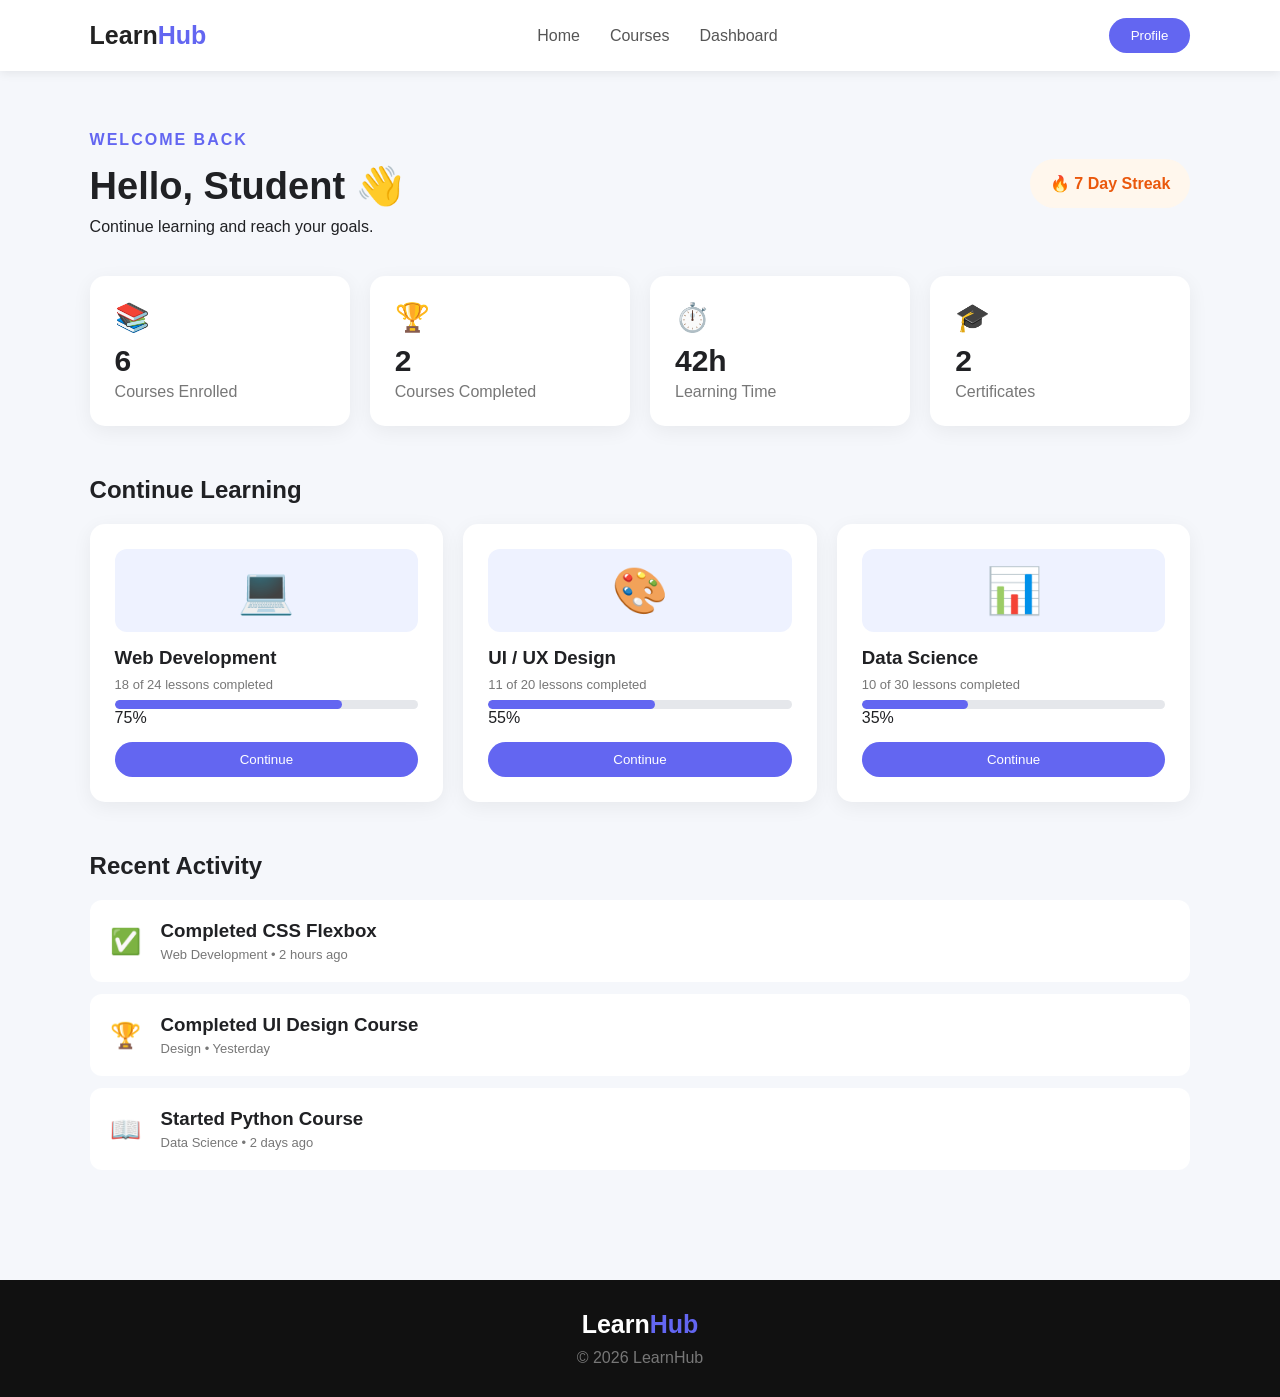
<file: CSS-DAILY-TASKS/Css_Final_Project/dashboard.html>
<!DOCTYPE html>
<html lang="en">

<head>

    <meta charset="UTF-8">

    <meta
        name="viewport"
        content="width=device-width, initial-scale=1.0"
    >

    <title>LearnHub - Dashboard</title>

    <link rel="stylesheet" href="style.css">

</head>

<body>


    <header class="navbar">

        <div class="logo">
            Learn<span>Hub</span>
        </div>

        <nav>
            <a href="index.html">Home</a>
            <a href="courses.html">Courses</a>
            <a href="dashboard.html">Dashboard</a>
        </nav>

        <button class="login-btn">
            Profile
        </button>

    </header>


    <main class="dashboard">

        <div class="dashboard-header">

            <div>

                <p class="hero-small">
                    WELCOME BACK
                </p>

                <h1>
                    Hello, Student 👋
                </h1>

                <p>
                    Continue learning and reach your goals.
                </p>

            </div>

            <div class="streak">
                🔥 7 Day Streak
            </div>

        </div>


        <!-- STAT CARDS -->

        <div class="stats">

            <div class="stat-card">

                <span>📚</span>

                <h2>
                    6
                </h2>

                <p>
                    Courses Enrolled
                </p>

            </div>


            <div class="stat-card">

                <span>🏆</span>

                <h2>
                    2
                </h2>

                <p>
                    Courses Completed
                </p>

            </div>


            <div class="stat-card">

                <span>⏱️</span>

                <h2>
                    42h
                </h2>

                <p>
                    Learning Time
                </p>

            </div>


            <div class="stat-card">

                <span>🎓</span>

                <h2>
                    2
                </h2>

                <p>
                    Certificates
                </p>

            </div>

        </div>


        <!-- CURRENT COURSES -->

        <section class="dashboard-section">

            <h2>
                Continue Learning
            </h2>


            <div class="learning-grid">


                <div class="learning-card">

                    <div class="learning-icon">
                        💻
                    </div>

                    <div>

                        <h3>
                            Web Development
                        </h3>

                        <p>
                            18 of 24 lessons completed
                        </p>

                        <div class="progress-bar">

                            <div
                                class="progress web-progress"
                            ></div>

                        </div>

                        <span>
                            75%
                        </span>

                    </div>

                    <button>
                        Continue
                    </button>

                </div>


                <div class="learning-card">

                    <div class="learning-icon">
                        🎨
                    </div>

                    <div>

                        <h3>
                            UI / UX Design
                        </h3>

                        <p>
                            11 of 20 lessons completed
                        </p>

                        <div class="progress-bar">

                            <div
                                class="progress design-progress"
                            ></div>

                        </div>

                        <span>
                            55%
                        </span>

                    </div>

                    <button>
                        Continue
                    </button>

                </div>


                <div class="learning-card">

                    <div class="learning-icon">
                        📊
                    </div>

                    <div>

                        <h3>
                            Data Science
                        </h3>

                        <p>
                            10 of 30 lessons completed
                        </p>

                        <div class="progress-bar">

                            <div
                                class="progress data-progress"
                            ></div>

                        </div>

                        <span>
                            35%
                        </span>

                    </div>

                    <button>
                        Continue
                    </button>

                </div>

            </div>

        </section>


        <!-- RECENT ACTIVITY -->

        <section class="dashboard-section">

            <h2>
                Recent Activity
            </h2>


            <div class="activity">

                <div>
                    ✅
                </div>

                <div>

                    <h3>
                        Completed CSS Flexbox
                    </h3>

                    <p>
                        Web Development • 2 hours ago
                    </p>

                </div>

            </div>


            <div class="activity">

                <div>
                    🏆
                </div>

                <div>

                    <h3>
                        Completed UI Design Course
                    </h3>

                    <p>
                        Design • Yesterday
                    </p>

                </div>

            </div>


            <div class="activity">

                <div>
                    📖
                </div>

                <div>

                    <h3>
                        Started Python Course
                    </h3>

                    <p>
                        Data Science • 2 days ago
                    </p>

                </div>

            </div>

        </section>

    </main>


    <footer>

        <div class="logo">
            Learn<span>Hub</span>
        </div>

        <p>
            © 2026 LearnHub
        </p>

    </footer>

</body>

</html>
</file>
<file: CSS-DAILY-TASKS/Css_Final_Project/style.css>
/*  RESET */

* {
    margin: 0;
    padding: 0;
    box-sizing: border-box;
}


body {
    font-family: Arial, sans-serif;

    background: #f5f7fb;

    color: #202124;
}


/* NAVBAR */

.navbar {

    display: flex;

    align-items: center;

    justify-content: space-between;

    padding: 18px 7%;

    background: white;

    box-shadow: 0 2px 10px rgba(0,0,0,0.08);

    position: sticky;

    top: 0;

    z-index: 100;
}


.logo {

    font-size: 25px;

    font-weight: bold;

    color: #222;
}


.logo span {

    color: #6366f1;
}


nav {

    display: flex;

    gap: 30px;
}


nav a {

    text-decoration: none;

    color: #555;

    font-weight: 500;

    transition: 0.3s;
}


nav a:hover {

    color: #6366f1;

}


.login-btn {

    border: none;

    padding: 10px 22px;

    border-radius: 20px;

    background: #6366f1;

    color: white;

    cursor: pointer;

    transition: 0.3s;
}


.login-btn:hover {

    transform: translateY(-2px);

    box-shadow: 0 5px 15px
        rgba(99,102,241,0.3);
}


/* HERO */

.hero {

    min-height: 600px;

    display: flex;

    align-items: center;

    justify-content: space-between;

    padding: 70px 8%;

    background:
        linear-gradient(
            135deg,
            #eef2ff,
            #ffffff
        );

    overflow: hidden;
}


.hero-content {

    max-width: 600px;

    animation: slideIn 1s ease;
}


.hero-small {

    color: #6366f1;

    font-weight: bold;

    letter-spacing: 2px;

    margin-bottom: 15px;
}


.hero h1 {

    font-size: 58px;

    line-height: 1.1;

    margin-bottom: 20px;
}


.hero h1 span {

    color: #6366f1;

}


.hero p {

    color: #666;

    line-height: 1.7;

    margin-bottom: 25px;
}


.hero-buttons {

    display: flex;

    gap: 15px;
}


.primary-btn,
.secondary-btn {

    padding: 13px 25px;

    border-radius: 25px;

    text-decoration: none;

    transition: 0.3s;
}


.primary-btn {

    background: #6366f1;

    color: white;
}


.secondary-btn {

    background: white;

    color: #6366f1;

    border: 1px solid #6366f1;
}


.primary-btn:hover,
.secondary-btn:hover {

    transform: translateY(-4px);

}


/* HERO FLOATING CARDS */

.hero-card {

    width: 400px;

    height: 400px;

    position: relative;
}


.floating-card {

    position: absolute;

    background: white;

    padding: 25px;

    border-radius: 15px;

    box-shadow:
        0 15px 35px
        rgba(0,0,0,0.12);

    display: flex;

    gap: 15px;

    align-items: center;

    animation: floating 3s ease-in-out infinite;
}


.card-one {

    top: 30px;

    left: 80px;
}


.card-two {

    top: 160px;

    left: 0;

    animation-delay: 0.5s;
}


.card-three {

    top: 290px;

    left: 100px;

    animation-delay: 1s;
}


@keyframes floating {

    0% {

        transform: translateY(0);

    }

    50% {

        transform: translateY(-15px);

    }

    100% {

        transform: translateY(0);

    }

}


@keyframes slideIn {

    from {

        opacity: 0;

        transform: translateX(-60px);

    }

    to {

        opacity: 1;

        transform: translateX(0);

    }

}


/* COMMON SECTION */

.section {

    padding: 70px 7%;
}


.section-heading {

    text-align: center;

    margin-bottom: 40px;
}


.section-heading p {

    color: #6366f1;

    font-weight: bold;

    font-size: 13px;

    letter-spacing: 2px;
}


.section-heading h2 {

    font-size: 35px;

    margin-top: 8px;
}


/* =========================
   COURSE GRID
========================= */

.course-grid {

    display: grid;

    grid-template-columns:
        repeat(4, 1fr);

    gap: 25px;
}


.course-card {

    background: white;

    border-radius: 15px;

    overflow: hidden;

    box-shadow:
        0 5px 20px
        rgba(0,0,0,0.07);

    transition: 0.4s;
}


.course-card:hover {

    transform: translateY(-10px);

    box-shadow:
        0 15px 35px
        rgba(0,0,0,0.12);
}


.course-image {

    height: 170px;

    display: flex;

    align-items: center;

    justify-content: center;

    font-size: 70px;
}


.web {

    background: #e0f2fe;
}


.design {

    background: #fce7f3;
}


.data {

    background: #dcfce7;
}


.business {

    background: #fef3c7;
}


.course-content {

    padding: 20px;
}


.tag {

    background: #eef2ff;

    color: #6366f1;

    padding: 5px 10px;

    border-radius: 15px;

    font-size: 12px;
}


.course-content h3 {

    margin: 15px 0 10px;
}


.course-content p {

    color: #777;

    font-size: 14px;

    line-height: 1.5;
}


.course-info {

    margin: 15px 0;

    color: #777;

    font-size: 13px;
}


.course-bottom {

    display: flex;

    justify-content: space-between;

    align-items: center;
}


.course-bottom strong {

    color: #6366f1;

    font-size: 20px;
}


.course-bottom button {

    border: none;

    background: #6366f1;

    color: white;

    padding: 8px 14px;

    border-radius: 15px;

    cursor: pointer;
}


/* WHY SECTION */

.why {

    padding: 70px 7%;

    background: white;
}


.features {

    display: flex;

    justify-content: center;

    gap: 25px;
}


.feature {

    flex: 1;

    text-align: center;

    padding: 30px;

    border: 1px solid #eee;

    border-radius: 15px;

    transition: 0.3s;
}


.feature:hover {

    transform: translateY(-8px);

    border-color: #6366f1;
}


.feature:first-child {

    font-size: 35px;
}


.feature h3 {

    font-size: 19px;

    margin: 15px 0 10px;
}


.feature p {

    color: #777;

    font-size: 14px;
}


/*  PROGRESS */

.progress-section {

    padding: 70px 10%;

    display: flex;

    align-items: center;

    justify-content: space-between;

    gap: 50px;

    background: #eef2ff;
}


.progress-section > div:first-child {

    max-width: 450px;
}


.progress-section h2 {

    font-size: 38px;

    margin-bottom: 15px;
}


.progress-card {

    background: white;

    padding: 30px;

    width: 500px;

    border-radius: 15px;

    box-shadow:
        0 10px 30px
        rgba(0,0,0,0.08);
}


.progress-card h3 {

    margin-top: 15px;

    margin-bottom: 8px;
}


.progress-bar {

    width: 100%;

    height: 9px;

    background: #e5e7eb;

    border-radius: 10px;

    overflow: hidden;
}


.progress {

    height: 100%;

    border-radius: 10px;

    background: #6366f1;
}


.web-progress {

    width: 75%;
}


.design-progress {

    width: 55%;
}


.data-progress {

    width: 35%;
}


.progress-card p {

    color: #777;

    font-size: 13px;

    margin-top: 5px;
}


/*  REVIEWS */

.review-grid {

    display: grid;

    grid-template-columns:
        repeat(3, 1fr);

    gap: 25px;
}


.review {

    background: white;

    padding: 30px;

    border-radius: 15px;

    box-shadow:
        0 5px 20px
        rgba(0,0,0,0.07);

    transition: 0.3s;
}


.review:hover {

    transform: translateY(-5px);
}


.review p {

    color: #666;

    line-height: 1.6;

    margin: 15px 0;
}


/* NEWSLETTER */

.newsletter {

    text-align: center;

    padding: 70px 20px;

    background: #6366f1;

    color: white;
}


.newsletter h2 {

    font-size: 35px;

    margin-bottom: 10px;
}


.newsletter p {

    margin-bottom: 25px;
}


.subscribe {

    display: flex;

    justify-content: center;

    gap: 10px;
}


.subscribe input {

    width: 300px;

    padding: 13px 18px;

    border: none;

    border-radius: 25px;

    outline: none;
}


.subscribe button {

    border: none;

    padding: 13px 25px;

    border-radius: 25px;

    cursor: pointer;

    font-weight: bold;
}


/* FOOTER */

footer {

    padding: 30px;

    background: #111;

    color: #777;

    text-align: center;
}


footer .logo {

    color: white;

    margin-bottom: 10px;
}


/*COURSES PAGE*/

.page-header {

    text-align: center;

    padding: 80px 20px;

    background: #eef2ff;
}


.page-header p {

    color: #6366f1;

    font-weight: bold;

    letter-spacing: 2px;
}


.page-header h1 {

    font-size: 45px;

    margin: 10px 0;
}


.page-header span {

    color: #777;
}


.filter {

    display: flex;

    justify-content: center;

    gap: 15px;

    margin-bottom: 40px;
}


.filter button {

    padding: 10px 20px;

    border: 1px solid #ddd;

    background: white;

    border-radius: 20px;

    cursor: pointer;

    transition: 0.3s;
}


.filter button:hover,
.filter .active {

    background: #6366f1;

    color: white;
}


/* DASHBOARD */

.dashboard {

    padding: 60px 7%;
}


.dashboard-header {

    display: flex;

    justify-content: space-between;

    align-items: center;

    margin-bottom: 40px;
}


.dashboard-header h1 {

    font-size: 38px;

    margin-bottom: 10px;
}


.streak {

    background: #fff7ed;

    color: #ea580c;

    padding: 15px 20px;

    border-radius: 25px;

    font-weight: bold;
}


/* STAT GRID */

.stats {

    display: grid;

    grid-template-columns:
        repeat(4, 1fr);

    gap: 20px;

    margin-bottom: 50px;
}


.stat-card {

    background: white;

    padding: 25px;

    border-radius: 15px;

    box-shadow:
        0 5px 20px
        rgba(0,0,0,0.06);

    transition: 0.3s;
}


.stat-card:hover {

    transform: translateY(-5px);
}


.stat-card span {

    font-size: 28px;
}


.stat-card h2 {

    font-size: 30px;

    margin: 10px 0 5px;
}


.stat-card p {

    color: #777;
}


/* DASHBOARD COURSES */

.dashboard-section {

    margin-bottom: 50px;
}


.dashboard-section > h2 {

    margin-bottom: 20px;
}


.learning-grid {

    display: grid;

    grid-template-columns:
        repeat(3, 1fr);

    gap: 20px;
}


.learning-card {

    background: white;

    padding: 25px;

    border-radius: 15px;

    display: grid;

    gap: 15px;

    box-shadow:
        0 5px 20px
        rgba(0,0,0,0.06);
}


.learning-icon {

    font-size: 45px;

    background: #eef2ff;

    padding: 15px;

    border-radius: 12px;

    text-align: center;
}


.learning-card p {

    color: #777;

    font-size: 13px;

    margin: 8px 0;
}


.learning-card > span {

    color: #6366f1;

    font-weight: bold;
}


.learning-card button {

    border: none;

    padding: 10px;

    border-radius: 20px;

    background: #6366f1;

    color: white;

    cursor: pointer;
}


/* ACTIVITY */

.activity {

    background: white;

    padding: 20px;

    margin-bottom: 12px;

    border-radius: 12px;

    display: flex;

    align-items: center;

    gap: 20px;
}


.activity > div:first-child {

    font-size: 25px;
}


.activity p {

    color: #777;

    font-size: 13px;

    margin-top: 5px;
}


/* RESPONSIVE DESIGN */


/* TABLET */

@media (max-width: 1000px) {

    .hero {

        padding: 60px 5%;
    }


    .hero h1 {

        font-size: 45px;
    }


    .course-grid {

        grid-template-columns:
            repeat(2, 1fr);
    }


    .stats {

        grid-template-columns:
            repeat(2, 1fr);
    }


    .learning-grid {

        grid-template-columns:
            repeat(2, 1fr);
    }


    .progress-section {

        padding: 60px 5%;
    }

}


/* MOBILE */

@media (max-width: 700px) {

    .navbar {

        flex-direction: column;

        gap: 20px;
    }


    nav {

        gap: 15px;

        flex-wrap: wrap;

        justify-content: center;
    }


    .hero {

        flex-direction: column;

        text-align: center;

        gap: 50px;
    }


    .hero h1 {

        font-size: 40px;
    }


    .hero-buttons {

        justify-content: center;
    }


    .hero-card {

        width: 320px;
    }


    .course-grid {

        grid-template-columns: 1fr;
    }


    .features {

        flex-direction: column;
    }


    .progress-section {

        flex-direction: column;

        text-align: center;
    }


    .progress-card {

        width: 100%;
    }


    .review-grid {

        grid-template-columns: 1fr;
    }


    .subscribe {

        flex-direction: column;

        align-items: center;
    }


    .subscribe input {

        width: 100%;

        max-width: 350px;
    }


    .filter {

        flex-wrap: wrap;
    }


    .stats {

        grid-template-columns: 1fr;
    }


    .learning-grid {

        grid-template-columns: 1fr;
    }


    .dashboard-header {

        flex-direction: column;

        align-items: flex-start;

        gap: 20px;
    }

}
</file>
<file: CSS-DAILY-TASKS/day_1_css_task_1/style.css>
body{
		background-color: lightgreen;
		color: chocolate;
		font-family: "Font Name", fallback-font, generic-family;
		margin-left: 40px;
		border-width: 2px;
		border-color: cornflowerblue;
		border: 10px;
		padding: 10px;
	}

	h1{
		margin-top: 50px;
	}

	input{
		border-radius: 50px;
		padding: 15px;
	}

	button{
		background-color: aqua;
		color: brown;
		padding: 10px;
		border-radius: 10px;
	}

	.one{
			
		border-color: black;
		border: 10px;
		padding: 10px;
		height: 10px;
		width: 100x;
	
	}
</file>
<file: CSS-DAILY-TASKS/day_4_css_task_4/style.css>
/* Page */
body {
    background-color: #f5e6d3;
    font-family: Arial, sans-serif;
    margin: 0;
    padding: 30px;
}

/* Menu container */
.menu {
    width: 600px;
    margin: auto;
    background-color: white;
    padding: 30px;
    border-radius: 15px;
    box-shadow: 0 5px 15px gray;
}

/* Restaurant name */
h1 {
    text-align: center;
    color: #d35400;
    margin-bottom: 5px;
}

/* Subtitle */
.subtitle {
    text-align: center;
    color: #777;
    font-style: italic;
}

/* Horizontal line */
hr {
    border: none;
    border-top: 2px solid #e67e22;
    margin: 25px 0;
}

/* Category headings */
h2 {
    color: #c0392b;
    border-bottom: 1px solid #ddd;
    padding-bottom: 8px;
}

/* Food item */
.food {
    display: flex;
    justify-content: space-between;
    align-items: center;
    padding: 12px;
    margin: 10px 0;
    background-color: #fff8f0;
    border-radius: 8px;
}

/* Food name */
h3 {
    margin: 0;
    color: #333;
}

/* Food description */
.food p {
    margin: 5px 0 0;
    color: #777;
    font-size: 14px;
}

/* Price */
.food span {
    font-weight: bold;
    color: #d35400;
    font-size: 18px;
}

/* Footer */
.footer {
    text-align: center;
    color: #888;
    font-weight: bold;
}
</file>
<file: CSS-DAILY-TASKS/day_6_css_task_6/style.css>
* {
    margin: 0;
    padding: 0;
    box-sizing: border-box;
}

body {
    font-family: Arial, sans-serif;

    background-color: #f4f6f8;

    color: #222;
}


/*  NAVBAR */

.navbar {

    display: flex;

    justify-content: space-between;

    align-items: center;

    padding: 20px 7%;

    background-color: #111;

    color: white;
}


/* Logo */

.logo {

    font-size: 24px;

    font-weight: bold;

    letter-spacing: 2px;

    transition: 0.3s;
}

.logo:hover {

    transform: scale(1.1);

}


/* Navigation */

nav {

    display: flex;

    gap: 30px;
}

nav a {

    color: white;

    text-decoration: none;

    transition: 0.3s;
}

nav a:hover {

    color: #00c6ff;

}


/* Cart */

.cart-btn {

    padding: 10px 18px;

    border: none;

    border-radius: 20px;

    background-color: #00c6ff;

    cursor: pointer;

    transition: 0.3s;
}

.cart-btn:hover {

    transform: scale(1.1);

}


/*  HERO SECTION */

.hero {

    min-height: 600px;

    display: flex;

    justify-content: space-around;

    align-items: center;

    padding: 60px 8%;

    background:
        linear-gradient(
            135deg,
            #111,
            #222,
            #003b4d
        );

    color: white;

    overflow: hidden;
}


/* Hero Text */

.hero-text {

    max-width: 500px;

    animation: slideIn 1s ease;
}


.subtitle {

    color: #00c6ff;

    font-weight: bold;

    letter-spacing: 3px;

    margin-bottom: 15px;
}


.hero h1 {

    font-size: 60px;

    line-height: 1.1;

    margin-bottom: 20px;
}


.hero h1 span {

    color: #00c6ff;
}


.description {

    color: #ccc;

    line-height: 1.7;

    margin-bottom: 30px;
}


/* Hero Animation */

@keyframes slideIn {

    from {

        opacity: 0;

        transform: translateX(-100px);

    }

    to {

        opacity: 1;

        transform: translateX(0);

    }
}


/* Buy Button */

.buy-btn {

    padding: 14px 30px;

    border: none;

    border-radius: 25px;

    background-color: #00c6ff;

    font-size: 16px;

    font-weight: bold;

    cursor: pointer;

    transition: 0.3s;
}

.buy-btn:hover {

    transform: scale(1.1);

    box-shadow: 0 10px 30px rgba(0, 198, 255, 0.5);

}

.product-scene {

    width: 400px;

    height: 400px;

    display: flex;

    justify-content: center;

    align-items: center;

    /* Creates 3D perspective */

    perspective: 800px;
}


/* Product */

.product {

    width: 280px;

    height: 280px;

    display: flex;

    justify-content: center;

    align-items: center;

    background: linear-gradient(
        145deg,
        #00c6ff,
        #0072ff
    );

    border-radius: 40px;

    box-shadow:
        20px 20px 40px rgba(0, 0, 0, 0.4);

    /* 3D transform */

    transform:

        rotateX(10deg)
        rotateY(-20deg);

    transition: 0.6s;

    animation: floating 3s ease-in-out infinite;
}


/* 3D Hover */

.product:hover {

    transform:

        rotateX(0deg)
        rotateY(25deg)
        scale(1.1);

    box-shadow:

        -20px 20px 50px
        rgba(0, 198, 255, 0.5);
}


/* Headphone */

.headphone {

    font-size: 120px;

    filter: drop-shadow(
        10px 10px 10px rgba(0, 0, 0, 0.4)
    );

}


/* Floating Animation */

@keyframes floating {

    0% {

        transform:
            rotateX(10deg)
            rotateY(-20deg)
            translateY(0);

    }

    50% {

        transform:
            rotateX(10deg)
            rotateY(-20deg)
            translateY(-20px);

    }

    100% {

        transform:
            rotateX(10deg)
            rotateY(-20deg)
            translateY(0);

    }

}


/*  PRODUCTS*/

.products {

    padding: 70px 7%;

    text-align: center;
}


.products h2 {

    font-size: 35px;

    margin-bottom: 10px;
}


.section-text {

    color: #777;

    margin-bottom: 40px;
}

.product-grid {

    display: grid;

    grid-template-columns:
        repeat(4, 1fr);

    gap: 25px;
}


/* Product Card */

.product-card {

    background-color: white;

    padding: 25px;

    border-radius: 15px;

    box-shadow:
        0 5px 20px
        rgba(0, 0, 0, 0.1);

    transition:
        transform 0.4s,
        box-shadow 0.4s;
}


/* Card Hover */

.product-card:hover {

    transform:
        translateY(-15px)
        scale(1.03);

    box-shadow:
        0 15px 30px
        rgba(0, 0, 0, 0.2);
}


/* Card Image */

.card-image {

    height: 180px;

    display: flex;

    justify-content: center;

    align-items: center;

    background-color: #eefaff;

    border-radius: 12px;

    font-size: 90px;

    margin-bottom: 20px;

    transition: 0.4s;
}


.product-card:hover .card-image {

    transform: rotateY(15deg);

}


/* Product Name */

.product-card h3 {

    margin-bottom: 8px;

}


.product-card p {

    color: #777;

    font-size: 14px;

    margin-bottom: 15px;
}


/* Price */

.price {

    color: #0072ff;

    font-size: 22px;

    font-weight: bold;

    margin-bottom: 15px;
}


/* Card Button */

.product-card button {

    width: 100%;

    padding: 11px;

    border: none;

    border-radius: 20px;

    background-color: #111;

    color: white;

    cursor: pointer;

    transition: 0.3s;
}


.product-card button:hover {

    background-color: #0072ff;

    transform: scale(1.05);

}


/* FEATURES */

.features {

    padding: 60px 7%;

    background-color: #111;

    color: white;

    text-align: center;
}


.features h2 {

    margin-bottom: 35px;

    font-size: 30px;
}


/* FLEXBOX */

.feature-container {

    display: flex;

    justify-content: center;

    gap: 30px;
}


.feature {

    flex: 1;

    max-width: 300px;

    padding: 30px;

    border: 1px solid #333;

    border-radius: 15px;

    font-size: 35px;

    transition: 0.4s;
}


.feature:hover {

    transform: translateY(-10px);

    border-color: #00c6ff;
}


.feature h3 {

    font-size: 20px;

    margin: 15px 0 10px;
}


.feature p {

    color: #aaa;

    font-size: 14px;

    line-height: 1.5;
}


/*   FOOTER */

footer {

    padding: 25px;

    text-align: center;

    background-color: #000;

    color: #777;
}


/*   RESPONSIVE DESIGN */


/* Tablet */

@media (max-width: 900px) {

    .hero {

        padding: 50px 5%;

    }


    .hero h1 {

        font-size: 45px;

    }


    .product-grid {

        grid-template-columns:
            repeat(2, 1fr);

    }


    .product-scene {

        width: 300px;

    }

}


/* Mobile */

@media (max-width: 600px) {

    .navbar {

        flex-direction: column;

        gap: 20px;

    }


    nav {

        gap: 15px;

    }


    .hero {

        flex-direction: column;

        text-align: center;

        gap: 50px;

    }


    .hero h1 {

        font-size: 40px;

    }


    .product-grid {

        grid-template-columns: 1fr;

    }


    .feature-container {

        flex-direction: column;

        align-items: center;

    }


    .feature {

        width: 100%;

    }

}
</file>
